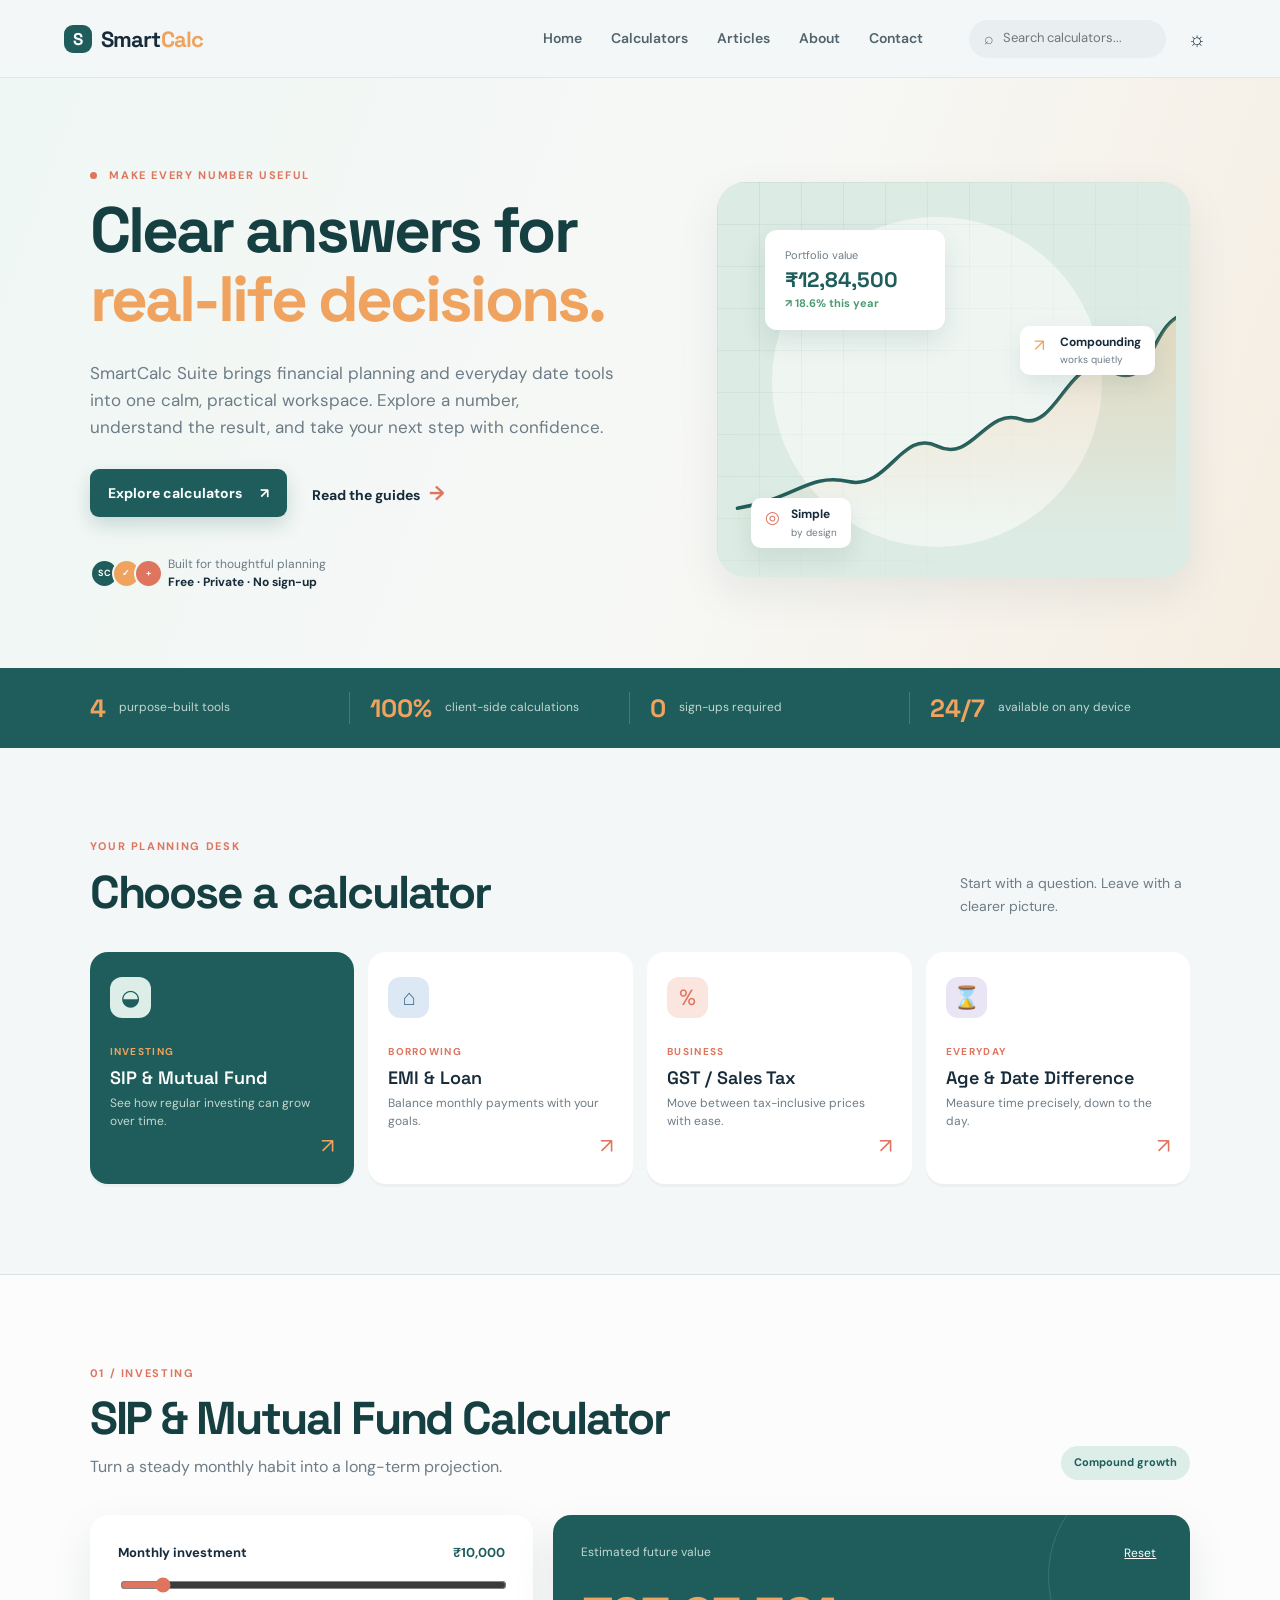
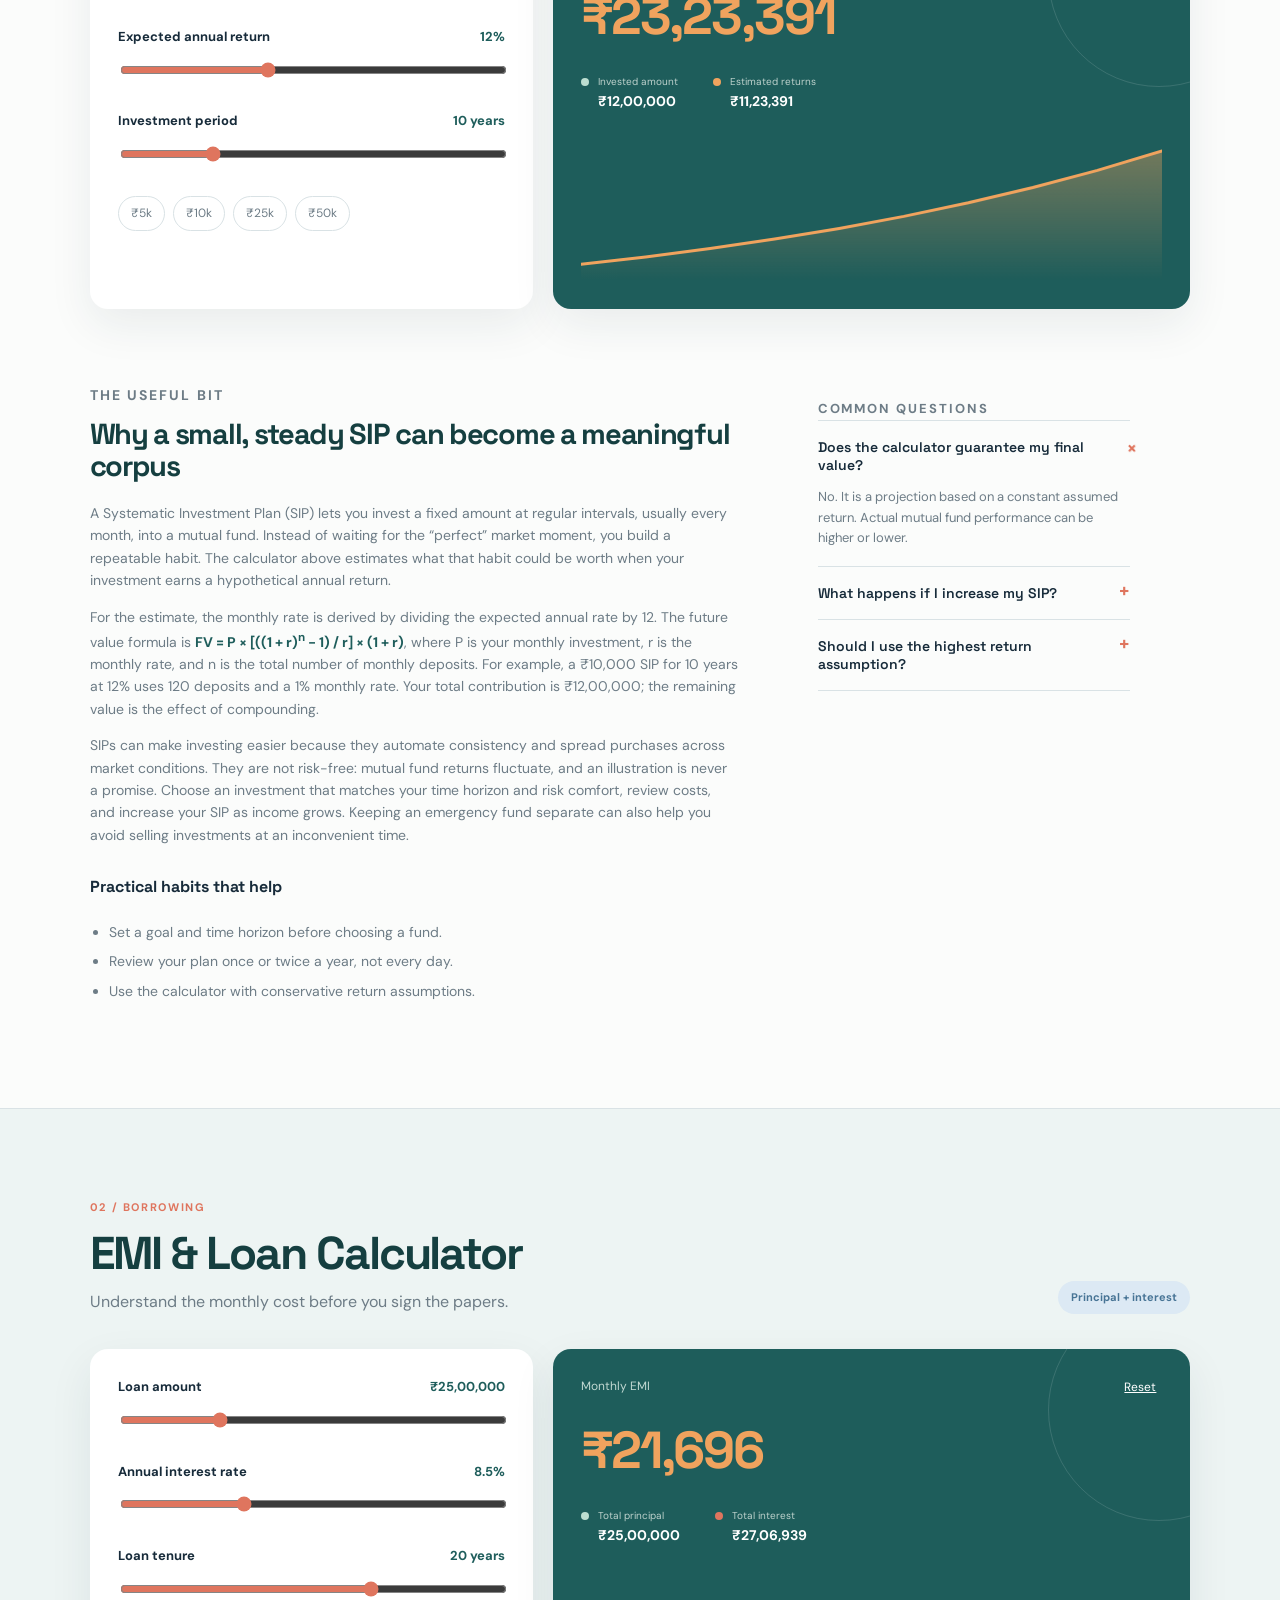
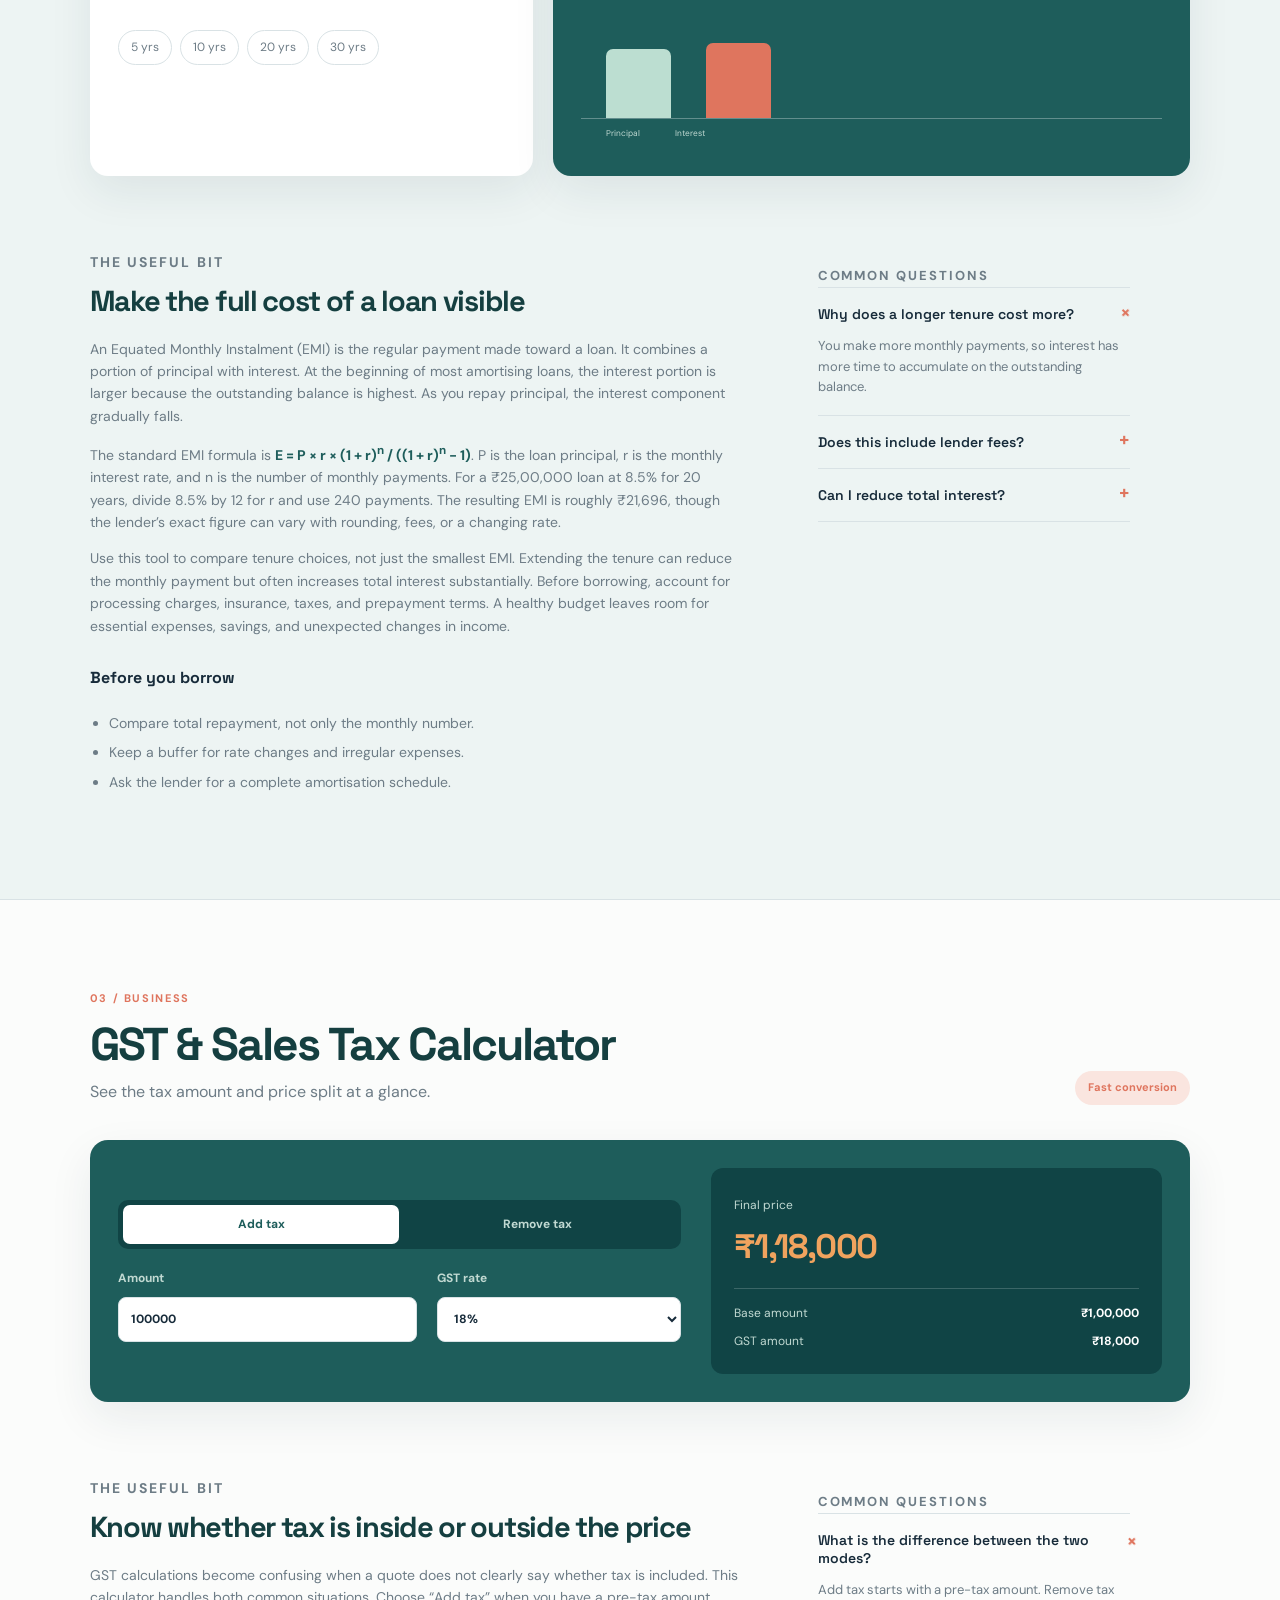
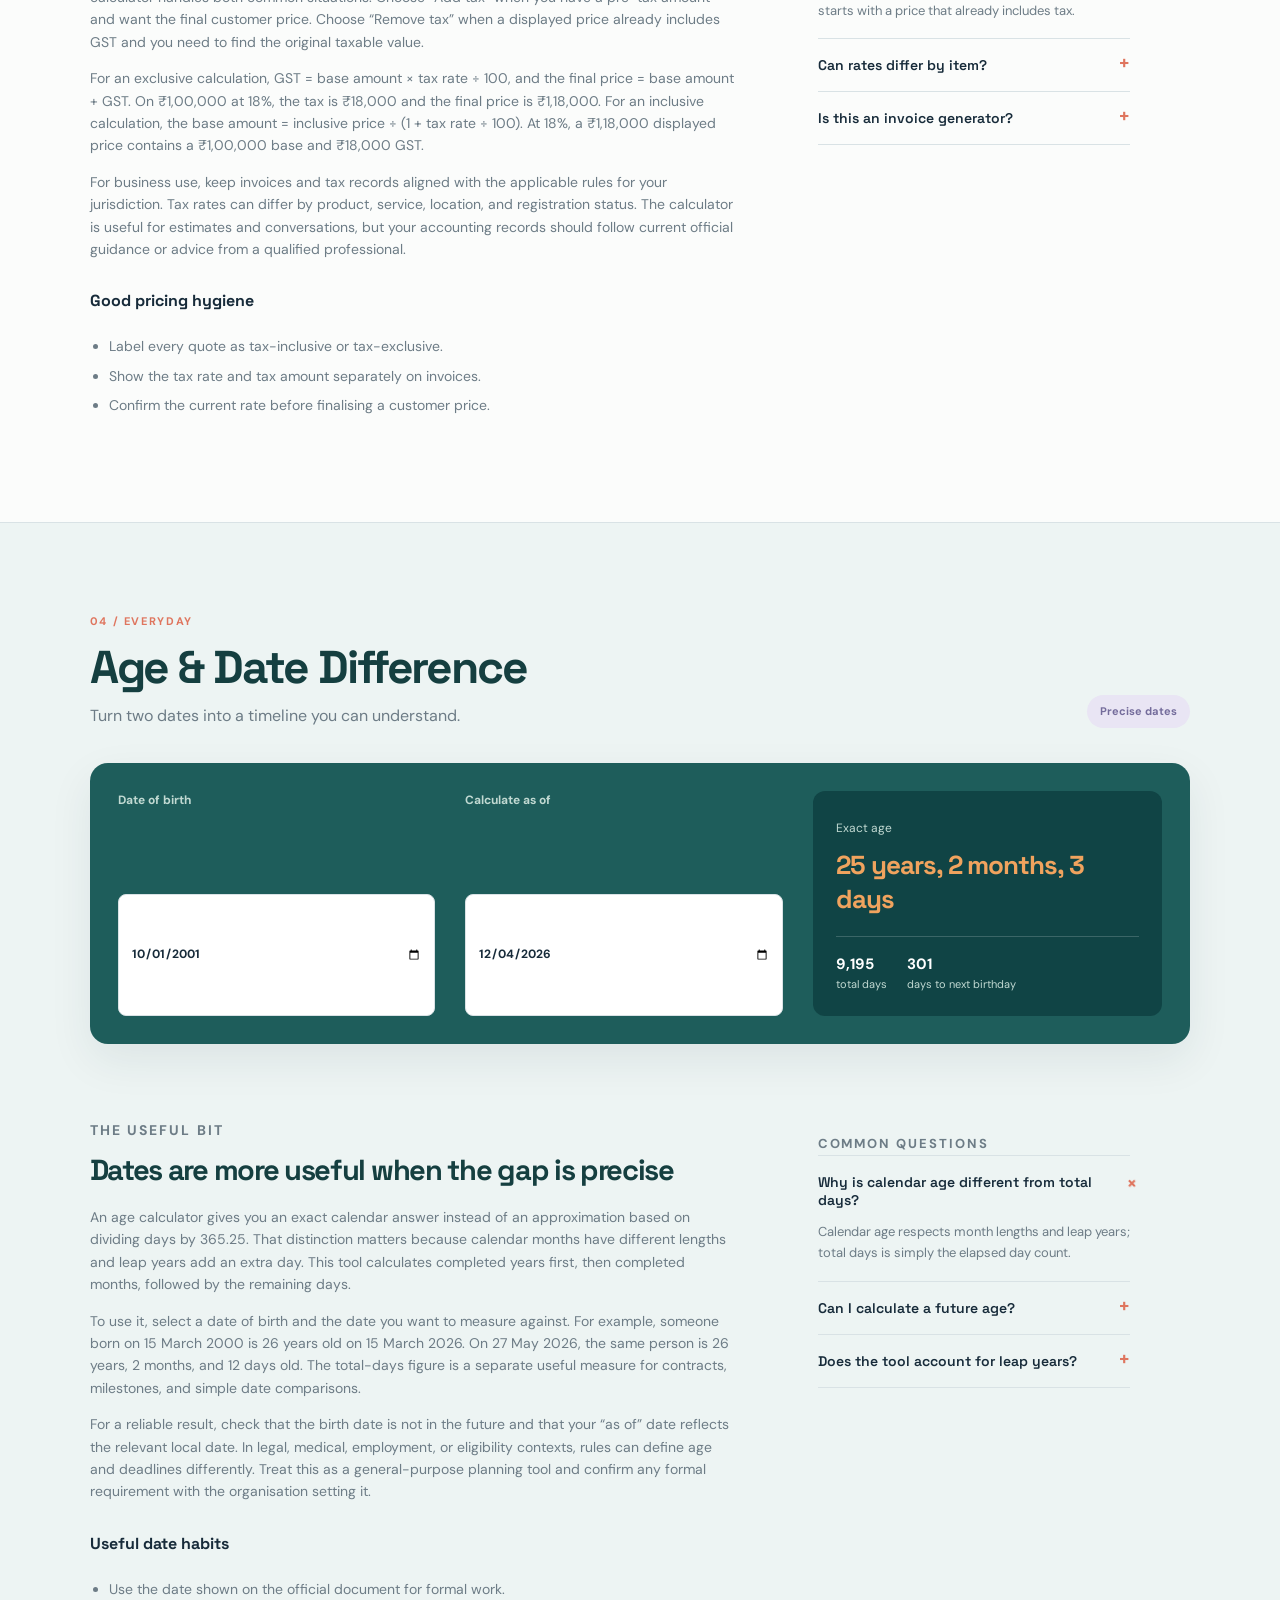
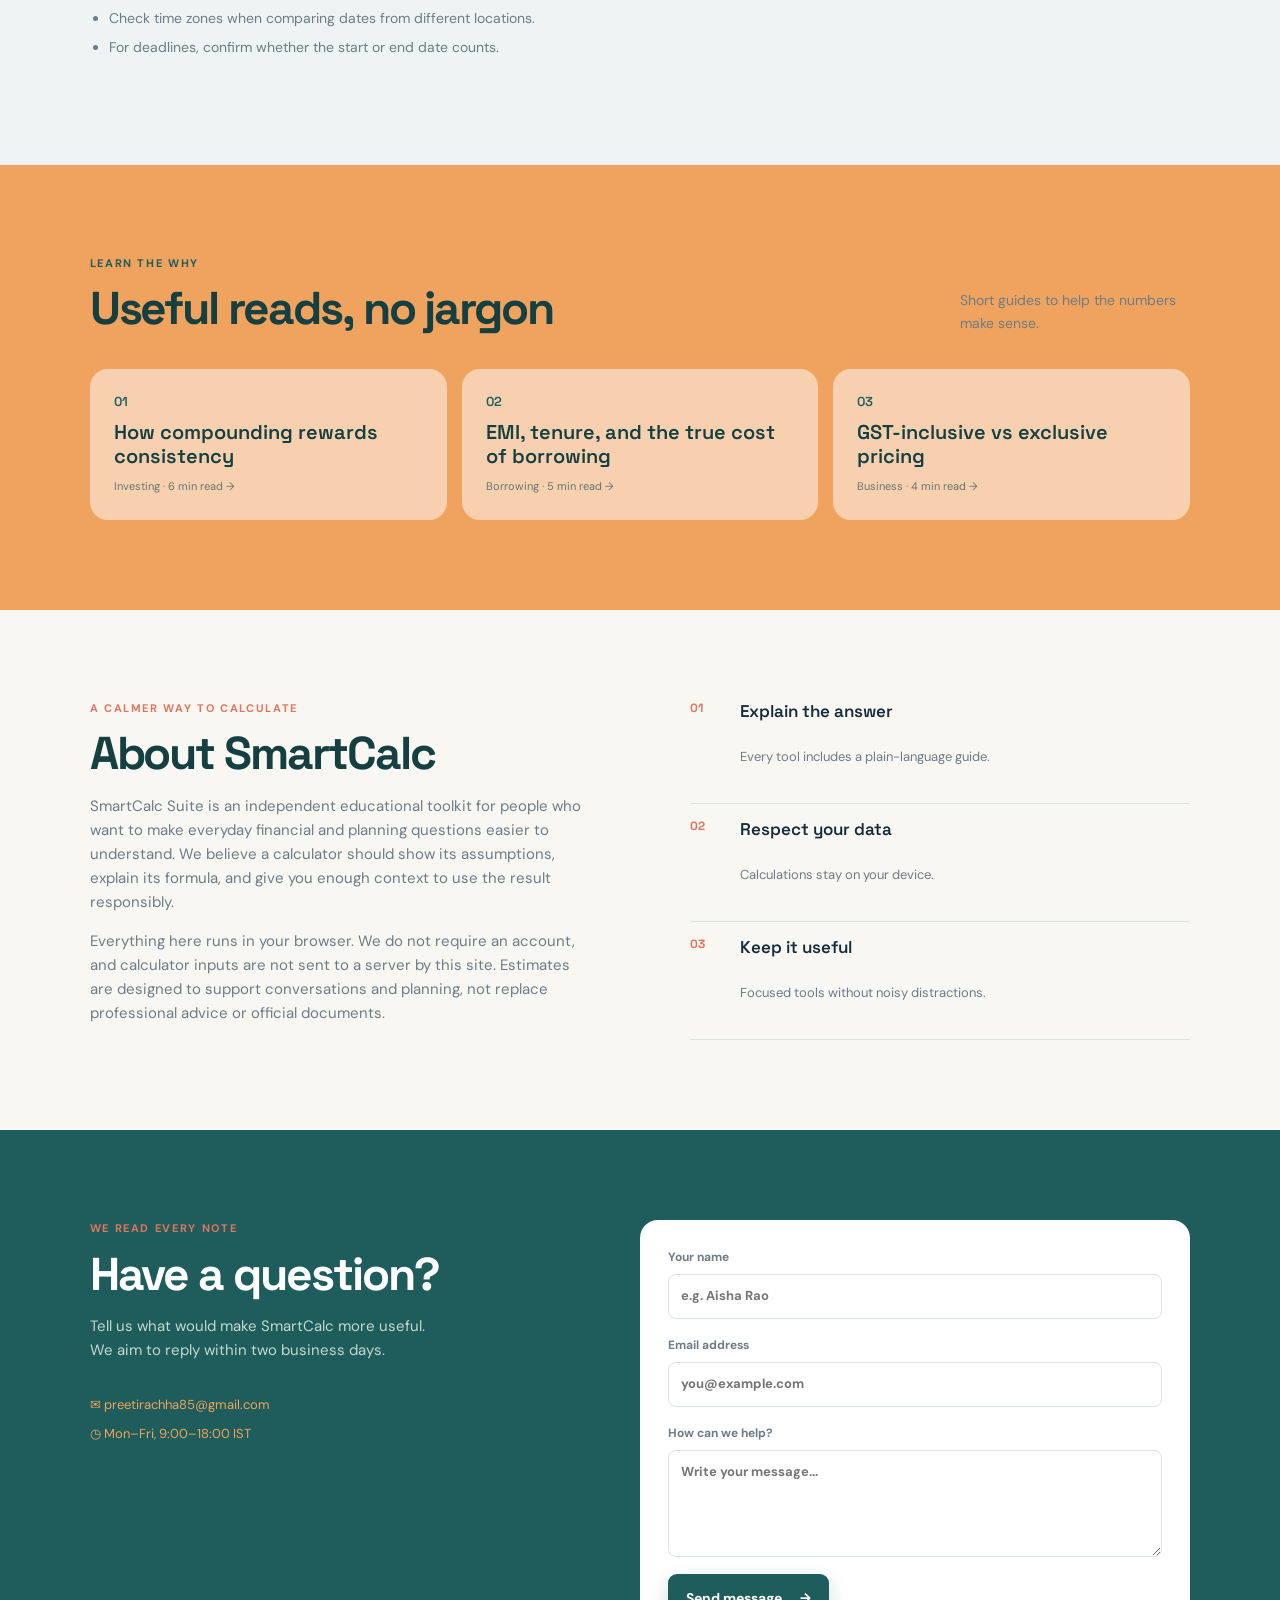
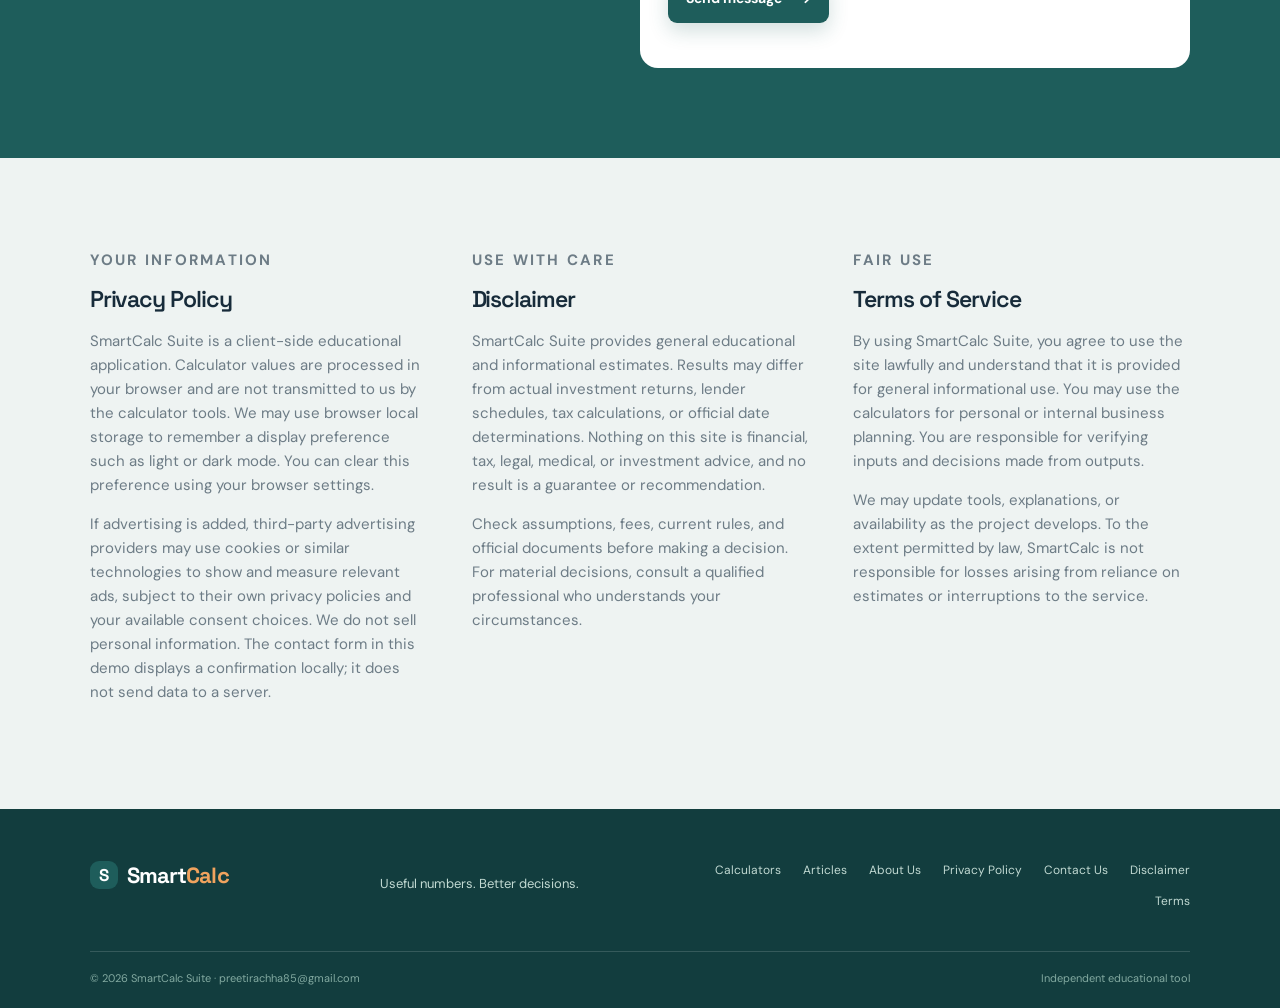
<file: index.html>
<!doctype html>
<html lang="en">
<head>
  <meta name="google-site-verification" content="oMMg0yHB6iW3KC-v2G790p1f3t8nCzZB1fhh2F-SzB4" />
  <meta charset="UTF-8">
  <meta name="viewport" content="width=device-width, initial-scale=1.0">
  <meta name="description" content="SmartCalc Suite is a free financial and utility calculator hub for SIP, EMI, GST, age and date calculations, with practical explainers.">
  <meta name="theme-color" content="#f4f7fb">
  <title>SmartCalc Suite | Financial & Utility Calculators</title>
  <link rel="preconnect" href="https://fonts.googleapis.com">
  <link rel="preconnect" href="https://fonts.gstatic.com" crossorigin>
  <link href="https://fonts.googleapis.com/css2?family=DM+Sans:wght@400;500;600;700&family=Space+Grotesk:wght@500;600;700&display=swap" rel="stylesheet">
  <link rel="stylesheet" href="styles.css">
  
</head>
<body>
  <div class="page-shell">
    <header class="site-header">
      <a class="brand" href="#home" aria-label="SmartCalc home"><span class="brand-mark">S</span><span>Smart<span class="brand-accent">Calc</span></span></a>
      <div class="header-actions">
        <label class="search-box" aria-label="Search calculators and articles"><span>⌕</span><input id="site-search" type="search" placeholder="Search calculators..." autocomplete="off"></label>
        <button class="icon-button" id="theme-toggle" type="button" aria-label="Switch to dark mode" title="Toggle theme"><span id="theme-icon">☼</span></button>
        <button class="menu-button" id="menu-toggle" type="button" aria-label="Open navigation" aria-expanded="false">☰</button>
      </div>
      <nav class="main-nav" id="main-nav" aria-label="Main navigation">
        <a href="#home">Home</a><a href="#calculators">Calculators</a><a href="#articles">Articles</a><a href="about.html">About</a><a href="contact.html">Contact</a>
      </nav>
    </header>

    <main>
      <section class="hero section-pad" id="home">
        <div class="hero-copy">
          <p class="eyebrow"><span class="eyebrow-dot"></span> Make every number useful</p>
          <h1>Clear answers for<br><em>real-life decisions.</em></h1>
          <p class="hero-lede">SmartCalc Suite brings financial planning and everyday date tools into one calm, practical workspace. Explore a number, understand the result, and take your next step with confidence.</p>
          <div class="hero-actions"><a class="button button-primary" href="#calculators">Explore calculators <span>↗</span></a><a class="text-link" href="#articles">Read the guides <span>→</span></a></div>
          <div class="trust-row"><div class="avatar-stack"><span>SC</span><span>✓</span><span>+</span></div><span>Built for thoughtful planning<br><strong>Free · Private · No sign-up</strong></span></div>
        </div>
        <div class="hero-art" aria-label="Illustration of financial growth" role="img">
          <div class="art-glow"></div><div class="art-grid"></div>
          <div class="growth-card"><span class="mini-label">Portfolio value</span><strong>₹12,84,500</strong><span class="positive">↗ 18.6% this year</span></div>
          <svg class="growth-line" viewBox="0 0 500 250" role="presentation"><path d="M5 220 C70 210 85 180 130 190 S190 130 230 150 S285 105 325 120 S380 40 425 65 S470 22 500 5" fill="none" stroke="currentColor" stroke-width="4" stroke-linecap="round"/><path d="M5 220 C70 210 85 180 130 190 S190 130 230 150 S285 105 325 120 S380 40 425 65 S470 22 500 5 V250 H5Z" fill="url(#area)" opacity=".26"/><defs><linearGradient id="area" x1="0" x2="0" y1="0" y2="1"><stop stop-color="#f0a35e"/><stop offset="1" stop-color="#f0a35e" stop-opacity="0"/></linearGradient></defs></svg>
          <div class="art-note note-one">↗<strong>Compounding</strong><small>works quietly</small></div><div class="art-note note-two">◎<strong>Simple</strong><small>by design</small></div>
        </div>
      </section>

      <section class="stats-strip"><div><strong>4</strong><span>purpose-built tools</span></div><div><strong>100%</strong><span>client-side calculations</span></div><div><strong>0</strong><span>sign-ups required</span></div><div><strong>24/7</strong><span>available on any device</span></div></section>

      <section class="workspace section-pad" id="calculators">
        <div class="section-heading"><div><p class="eyebrow">Your planning desk</p><h2>Choose a calculator</h2></div><p class="section-intro">Start with a question. Leave with a clearer picture.</p></div>
        <div class="calculator-grid">
          <a class="calc-tile featured" href="#sip"><span class="tile-icon">◒</span><span class="tile-body"><span class="tile-kicker">Investing</span><strong>SIP & Mutual Fund</strong><small>See how regular investing can grow over time.</small></span><span class="tile-arrow">↗</span></a>
          <a class="calc-tile" href="#emi"><span class="tile-icon blue">⌂</span><span class="tile-body"><span class="tile-kicker">Borrowing</span><strong>EMI & Loan</strong><small>Balance monthly payments with your goals.</small></span><span class="tile-arrow">↗</span></a>
          <a class="calc-tile" href="#gst"><span class="tile-icon coral">%</span><span class="tile-body"><span class="tile-kicker">Business</span><strong>GST / Sales Tax</strong><small>Move between tax-inclusive prices with ease.</small></span><span class="tile-arrow">↗</span></a>
          <a class="calc-tile" href="#age"><span class="tile-icon purple">⌛</span><span class="tile-body"><span class="tile-kicker">Everyday</span><strong>Age & Date Difference</strong><small>Measure time precisely, down to the day.</small></span><span class="tile-arrow">↗</span></a>
        </div>
      </section>

      <section class="calculator-section section-pad" id="sip"><div class="calc-header"><div><p class="eyebrow">01 / Investing</p><h2>SIP & Mutual Fund Calculator</h2><p>Turn a steady monthly habit into a long-term projection.</p></div><span class="calc-badge">Compound growth</span></div><div class="tool-layout"><div class="input-panel"><div class="field-row"><label for="sip-monthly">Monthly investment <output id="sip-monthly-value">₹10,000</output></label><input id="sip-monthly" type="range" min="500" max="100000" step="500" value="10000"></div><div class="field-row"><label for="sip-rate">Expected annual return <output id="sip-rate-value">12%</output></label><input id="sip-rate" type="range" min="1" max="30" step="0.5" value="12"></div><div class="field-row"><label for="sip-years">Investment period <output id="sip-years-value">10 years</output></label><input id="sip-years" type="range" min="1" max="40" value="10"></div><div class="quick-chips"><button data-target="sip-monthly" data-value="5000">₹5k</button><button data-target="sip-monthly" data-value="10000">₹10k</button><button data-target="sip-monthly" data-value="25000">₹25k</button><button data-target="sip-monthly" data-value="50000">₹50k</button></div></div><div class="result-panel"><div class="result-top"><span>Estimated future value</span><button class="reset-button" data-reset="sip">Reset</button></div><strong class="big-result" id="sip-result">₹23,23,391</strong><div class="result-breakdown"><div><span class="dot invested"></span><small>Invested amount</small><strong id="sip-invested">₹12,00,000</strong></div><div><span class="dot returns"></span><small>Estimated returns</small><strong id="sip-returns">₹11,23,391</strong></div></div><div class="chart-wrap"><canvas id="sip-chart" height="145" aria-label="SIP growth chart"></canvas></div></div></div><article class="info-article"><div class="article-copy"><p class="eyebrow">The useful bit</p><h3>Why a small, steady SIP can become a meaningful corpus</h3><p>A Systematic Investment Plan (SIP) lets you invest a fixed amount at regular intervals, usually every month, into a mutual fund. Instead of waiting for the “perfect” market moment, you build a repeatable habit. The calculator above estimates what that habit could be worth when your investment earns a hypothetical annual return.</p><p>For the estimate, the monthly rate is derived by dividing the expected annual rate by 12. The future value formula is <strong>FV = P × [((1 + r)<sup>n</sup> − 1) / r] × (1 + r)</strong>, where P is your monthly investment, r is the monthly rate, and n is the total number of monthly deposits. For example, a ₹10,000 SIP for 10 years at 12% uses 120 deposits and a 1% monthly rate. Your total contribution is ₹12,00,000; the remaining value is the effect of compounding.</p><p>SIPs can make investing easier because they automate consistency and spread purchases across market conditions. They are not risk-free: mutual fund returns fluctuate, and an illustration is never a promise. Choose an investment that matches your time horizon and risk comfort, review costs, and increase your SIP as income grows. Keeping an emergency fund separate can also help you avoid selling investments at an inconvenient time.</p><h4>Practical habits that help</h4><ul><li>Set a goal and time horizon before choosing a fund.</li><li>Review your plan once or twice a year, not every day.</li><li>Use the calculator with conservative return assumptions.</li></ul></div><div class="faq"><p class="eyebrow">Common questions</p><details open><summary>Does the calculator guarantee my final value?<span>+</span></summary><p>No. It is a projection based on a constant assumed return. Actual mutual fund performance can be higher or lower.</p></details><details><summary>What happens if I increase my SIP?<span>+</span></summary><p>A higher monthly contribution increases both the amount invested and the potential compounding base.</p></details><details><summary>Should I use the highest return assumption?<span>+</span></summary><p>Use a reasonable, conservative range and compare scenarios rather than relying on one optimistic number.</p></details></div></article></section>

      <section class="calculator-section section-pad alt" id="emi"><div class="calc-header"><div><p class="eyebrow">02 / Borrowing</p><h2>EMI & Loan Calculator</h2><p>Understand the monthly cost before you sign the papers.</p></div><span class="calc-badge blue-badge">Principal + interest</span></div><div class="tool-layout"><div class="input-panel"><div class="field-row"><label for="emi-principal">Loan amount <output id="emi-principal-value">₹25,00,000</output></label><input id="emi-principal" type="range" min="10000" max="10000000" step="10000" value="2500000"></div><div class="field-row"><label for="emi-rate">Annual interest rate <output id="emi-rate-value">8.5%</output></label><input id="emi-rate" type="range" min="1" max="25" step="0.1" value="8.5"></div><div class="field-row"><label for="emi-years">Loan tenure <output id="emi-years-value">20 years</output></label><input id="emi-years" type="range" min="1" max="30" value="20"></div><div class="quick-chips"><button data-target="emi-years" data-value="5">5 yrs</button><button data-target="emi-years" data-value="10">10 yrs</button><button data-target="emi-years" data-value="20">20 yrs</button><button data-target="emi-years" data-value="30">30 yrs</button></div></div><div class="result-panel"><div class="result-top"><span>Monthly EMI</span><button class="reset-button" data-reset="emi">Reset</button></div><strong class="big-result" id="emi-result">₹21,696</strong><div class="result-breakdown"><div><span class="dot invested"></span><small>Total principal</small><strong id="emi-principal-total">₹25,00,000</strong></div><div><span class="dot coral-dot"></span><small>Total interest</small><strong id="emi-interest">₹27,07,040</strong></div></div><div class="bar-chart" id="emi-bar-chart"><span></span><span></span></div><div class="bar-labels"><small>Principal</small><small>Interest</small></div></div></div><article class="info-article"><div class="article-copy"><p class="eyebrow">The useful bit</p><h3>Make the full cost of a loan visible</h3><p>An Equated Monthly Instalment (EMI) is the regular payment made toward a loan. It combines a portion of principal with interest. At the beginning of most amortising loans, the interest portion is larger because the outstanding balance is highest. As you repay principal, the interest component gradually falls.</p><p>The standard EMI formula is <strong>E = P × r × (1 + r)<sup>n</sup> / ((1 + r)<sup>n</sup> − 1)</strong>. P is the loan principal, r is the monthly interest rate, and n is the number of monthly payments. For a ₹25,00,000 loan at 8.5% for 20 years, divide 8.5% by 12 for r and use 240 payments. The resulting EMI is roughly ₹21,696, though the lender’s exact figure can vary with rounding, fees, or a changing rate.</p><p>Use this tool to compare tenure choices, not just the smallest EMI. Extending the tenure can reduce the monthly payment but often increases total interest substantially. Before borrowing, account for processing charges, insurance, taxes, and prepayment terms. A healthy budget leaves room for essential expenses, savings, and unexpected changes in income.</p><h4>Before you borrow</h4><ul><li>Compare total repayment, not only the monthly number.</li><li>Keep a buffer for rate changes and irregular expenses.</li><li>Ask the lender for a complete amortisation schedule.</li></ul></div><div class="faq"><p class="eyebrow">Common questions</p><details open><summary>Why does a longer tenure cost more?<span>+</span></summary><p>You make more monthly payments, so interest has more time to accumulate on the outstanding balance.</p></details><details><summary>Does this include lender fees?<span>+</span></summary><p>No. Add processing fees, insurance, taxes, and any other charges to understand your full borrowing cost.</p></details><details><summary>Can I reduce total interest?<span>+</span></summary><p>A larger down payment, shorter tenure, lower rate, or well-timed prepayments can reduce interest, subject to lender terms.</p></details></div></article></section>

      <section class="calculator-section section-pad" id="gst"><div class="calc-header"><div><p class="eyebrow">03 / Business</p><h2>GST & Sales Tax Calculator</h2><p>See the tax amount and price split at a glance.</p></div><span class="calc-badge coral-badge">Fast conversion</span></div><div class="gst-tool"><div class="gst-controls"><div class="segmented"><button class="active" data-gst-mode="exclusive">Add tax</button><button data-gst-mode="inclusive">Remove tax</button></div><label class="simple-field">Amount<input id="gst-amount" type="number" min="0" value="100000"></label><label class="simple-field">GST rate<select id="gst-rate"><option value="5">5%</option><option value="12">12%</option><option value="18" selected>18%</option><option value="28">28%</option></select></label></div><div class="gst-result"><span id="gst-mode-label">Final price</span><strong id="gst-total">₹1,18,000</strong><div class="gst-lines"><span>Base amount <b id="gst-base">₹1,00,000</b></span><span>GST amount <b id="gst-tax">₹18,000</b></span></div></div></div><article class="info-article"><div class="article-copy"><p class="eyebrow">The useful bit</p><h3>Know whether tax is inside or outside the price</h3><p>GST calculations become confusing when a quote does not clearly say whether tax is included. This calculator handles both common situations. Choose “Add tax” when you have a pre-tax amount and want the final customer price. Choose “Remove tax” when a displayed price already includes GST and you need to find the original taxable value.</p><p>For an exclusive calculation, GST = base amount × tax rate ÷ 100, and the final price = base amount + GST. On ₹1,00,000 at 18%, the tax is ₹18,000 and the final price is ₹1,18,000. For an inclusive calculation, the base amount = inclusive price ÷ (1 + tax rate ÷ 100). At 18%, a ₹1,18,000 displayed price contains a ₹1,00,000 base and ₹18,000 GST.</p><p>For business use, keep invoices and tax records aligned with the applicable rules for your jurisdiction. Tax rates can differ by product, service, location, and registration status. The calculator is useful for estimates and conversations, but your accounting records should follow current official guidance or advice from a qualified professional.</p><h4>Good pricing hygiene</h4><ul><li>Label every quote as tax-inclusive or tax-exclusive.</li><li>Show the tax rate and tax amount separately on invoices.</li><li>Confirm the current rate before finalising a customer price.</li></ul></div><div class="faq"><p class="eyebrow">Common questions</p><details open><summary>What is the difference between the two modes?<span>+</span></summary><p>Add tax starts with a pre-tax amount. Remove tax starts with a price that already includes tax.</p></details><details><summary>Can rates differ by item?<span>+</span></summary><p>Yes. Different goods and services may have different applicable rates or exemptions.</p></details><details><summary>Is this an invoice generator?<span>+</span></summary><p>No. It provides a quick estimate and does not create a tax-compliant invoice.</p></details></div></article></section>

      <section class="calculator-section section-pad alt" id="age"><div class="calc-header"><div><p class="eyebrow">04 / Everyday</p><h2>Age & Date Difference</h2><p>Turn two dates into a timeline you can understand.</p></div><span class="calc-badge purple-badge">Precise dates</span></div><div class="date-tool"><label class="simple-field">Date of birth<input id="birth-date" type="date"></label><label class="simple-field">Calculate as of<input id="as-of-date" type="date"></label><div class="date-result"><span>Exact age</span><strong id="age-result">24 years, 2 months, 12 days</strong><div class="date-stats"><span><b id="age-total-days">8,838</b> total days</span><span><b id="age-next-birthday">125</b> days to next birthday</span></div></div></div><article class="info-article"><div class="article-copy"><p class="eyebrow">The useful bit</p><h3>Dates are more useful when the gap is precise</h3><p>An age calculator gives you an exact calendar answer instead of an approximation based on dividing days by 365.25. That distinction matters because calendar months have different lengths and leap years add an extra day. This tool calculates completed years first, then completed months, followed by the remaining days.</p><p>To use it, select a date of birth and the date you want to measure against. For example, someone born on 15 March 2000 is 26 years old on 15 March 2026. On 27 May 2026, the same person is 26 years, 2 months, and 12 days old. The total-days figure is a separate useful measure for contracts, milestones, and simple date comparisons.</p><p>For a reliable result, check that the birth date is not in the future and that your “as of” date reflects the relevant local date. In legal, medical, employment, or eligibility contexts, rules can define age and deadlines differently. Treat this as a general-purpose planning tool and confirm any formal requirement with the organisation setting it.</p><h4>Useful date habits</h4><ul><li>Use the date shown on the official document for formal work.</li><li>Check time zones when comparing dates from different locations.</li><li>For deadlines, confirm whether the start or end date counts.</li></ul></div><div class="faq"><p class="eyebrow">Common questions</p><details open><summary>Why is calendar age different from total days?<span>+</span></summary><p>Calendar age respects month lengths and leap years; total days is simply the elapsed day count.</p></details><details><summary>Can I calculate a future age?<span>+</span></summary><p>Yes. Set the “as of” date in the future to see the age on that date.</p></details><details><summary>Does the tool account for leap years?<span>+</span></summary><p>Yes. It uses the browser’s calendar date behavior when calculating years, months, days, and total days.</p></details></div></article></section>

      <section class="article-index section-pad" id="articles"><div class="section-heading"><div><p class="eyebrow">Learn the why</p><h2>Useful reads, no jargon</h2></div><p class="section-intro">Short guides to help the numbers make sense.</p></div><div class="read-grid"><a href="#sip"><span class="read-number">01</span><strong>How compounding rewards consistency</strong><small>Investing · 6 min read →</small></a><a href="#emi"><span class="read-number">02</span><strong>EMI, tenure, and the true cost of borrowing</strong><small>Borrowing · 5 min read →</small></a><a href="#gst"><span class="read-number">03</span><strong>GST-inclusive vs exclusive pricing</strong><small>Business · 4 min read →</small></a></div></section>

      <section class="legal-section section-pad" id="about"><div class="legal-grid"><div><p class="eyebrow">A calmer way to calculate</p><h2>About SmartCalc</h2><p>SmartCalc Suite is an independent educational toolkit for people who want to make everyday financial and planning questions easier to understand. We believe a calculator should show its assumptions, explain its formula, and give you enough context to use the result responsibly.</p><p>Everything here runs in your browser. We do not require an account, and calculator inputs are not sent to a server by this site. Estimates are designed to support conversations and planning, not replace professional advice or official documents.</p></div><div class="principles"><div><span>01</span><strong>Explain the answer</strong><p>Every tool includes a plain-language guide.</p></div><div><span>02</span><strong>Respect your data</strong><p>Calculations stay on your device.</p></div><div><span>03</span><strong>Keep it useful</strong><p>Focused tools without noisy distractions.</p></div></div></div></section>

      <section class="contact-section section-pad" id="contact"><div class="contact-wrap"><div><p class="eyebrow">We read every note</p><h2>Have a question?</h2><p>Tell us what would make SmartCalc more useful. We aim to reply within two business days.</p><div class="contact-details"><span>✉ preetirachha85@gmail.com</span><span>◷ Mon–Fri, 9:00–18:00 IST</span></div></div><form id="contact-form" class="contact-form"><label>Your name<input name="name" required placeholder="e.g. Aisha Rao"></label><label>Email address<input name="email" type="email" required placeholder="you@example.com"></label><label>How can we help?<textarea name="message" required rows="4" placeholder="Write your message..."></textarea></label><button class="button button-primary" type="submit">Send message <span>→</span></button><p class="form-status" id="form-status" role="status"></p></form></div></section>

      <section class="legal-pages section-pad"><div class="legal-page-grid"><article id="privacy"><p class="eyebrow">Your information</p><h2>Privacy Policy</h2><p>SmartCalc Suite is a client-side educational application. Calculator values are processed in your browser and are not transmitted to us by the calculator tools. We may use browser local storage to remember a display preference such as light or dark mode. You can clear this preference using your browser settings.</p><p>If advertising is added, third-party advertising providers may use cookies or similar technologies to show and measure relevant ads, subject to their own privacy policies and your available consent choices. We do not sell personal information. The contact form in this demo displays a confirmation locally; it does not send data to a server.</p></article><article id="disclaimer"><p class="eyebrow">Use with care</p><h2>Disclaimer</h2><p>SmartCalc Suite provides general educational and informational estimates. Results may differ from actual investment returns, lender schedules, tax calculations, or official date determinations. Nothing on this site is financial, tax, legal, medical, or investment advice, and no result is a guarantee or recommendation.</p><p>Check assumptions, fees, current rules, and official documents before making a decision. For material decisions, consult a qualified professional who understands your circumstances.</p></article><article id="terms"><p class="eyebrow">Fair use</p><h2>Terms of Service</h2><p>By using SmartCalc Suite, you agree to use the site lawfully and understand that it is provided for general informational use. You may use the calculators for personal or internal business planning. You are responsible for verifying inputs and decisions made from outputs.</p><p>We may update tools, explanations, or availability as the project develops. To the extent permitted by law, SmartCalc is not responsible for losses arising from reliance on estimates or interruptions to the service.</p></article></div></section>
    </main>
    <footer class="site-footer"><div class="footer-top"><a class="brand" href="#home"><span class="brand-mark">S</span><span>Smart<span class="brand-accent">Calc</span></span></a><p>Useful numbers. Better decisions.</p><div class="footer-nav"><a href="#calculators">Calculators</a><a href="#articles">Articles</a><a href="about.html">About Us</a><a href="privacy-policy.html">Privacy Policy</a><a href="contact.html">Contact Us</a><a href="#disclaimer">Disclaimer</a><a href="#terms">Terms</a></div></div><div class="footer-bottom"><span>© 2026 SmartCalc Suite · preetirachha85@gmail.com</span><span>Independent educational tool</span></div></footer>
  </div>
  <script src="app.js"></script>
</body>
</html>
</file>
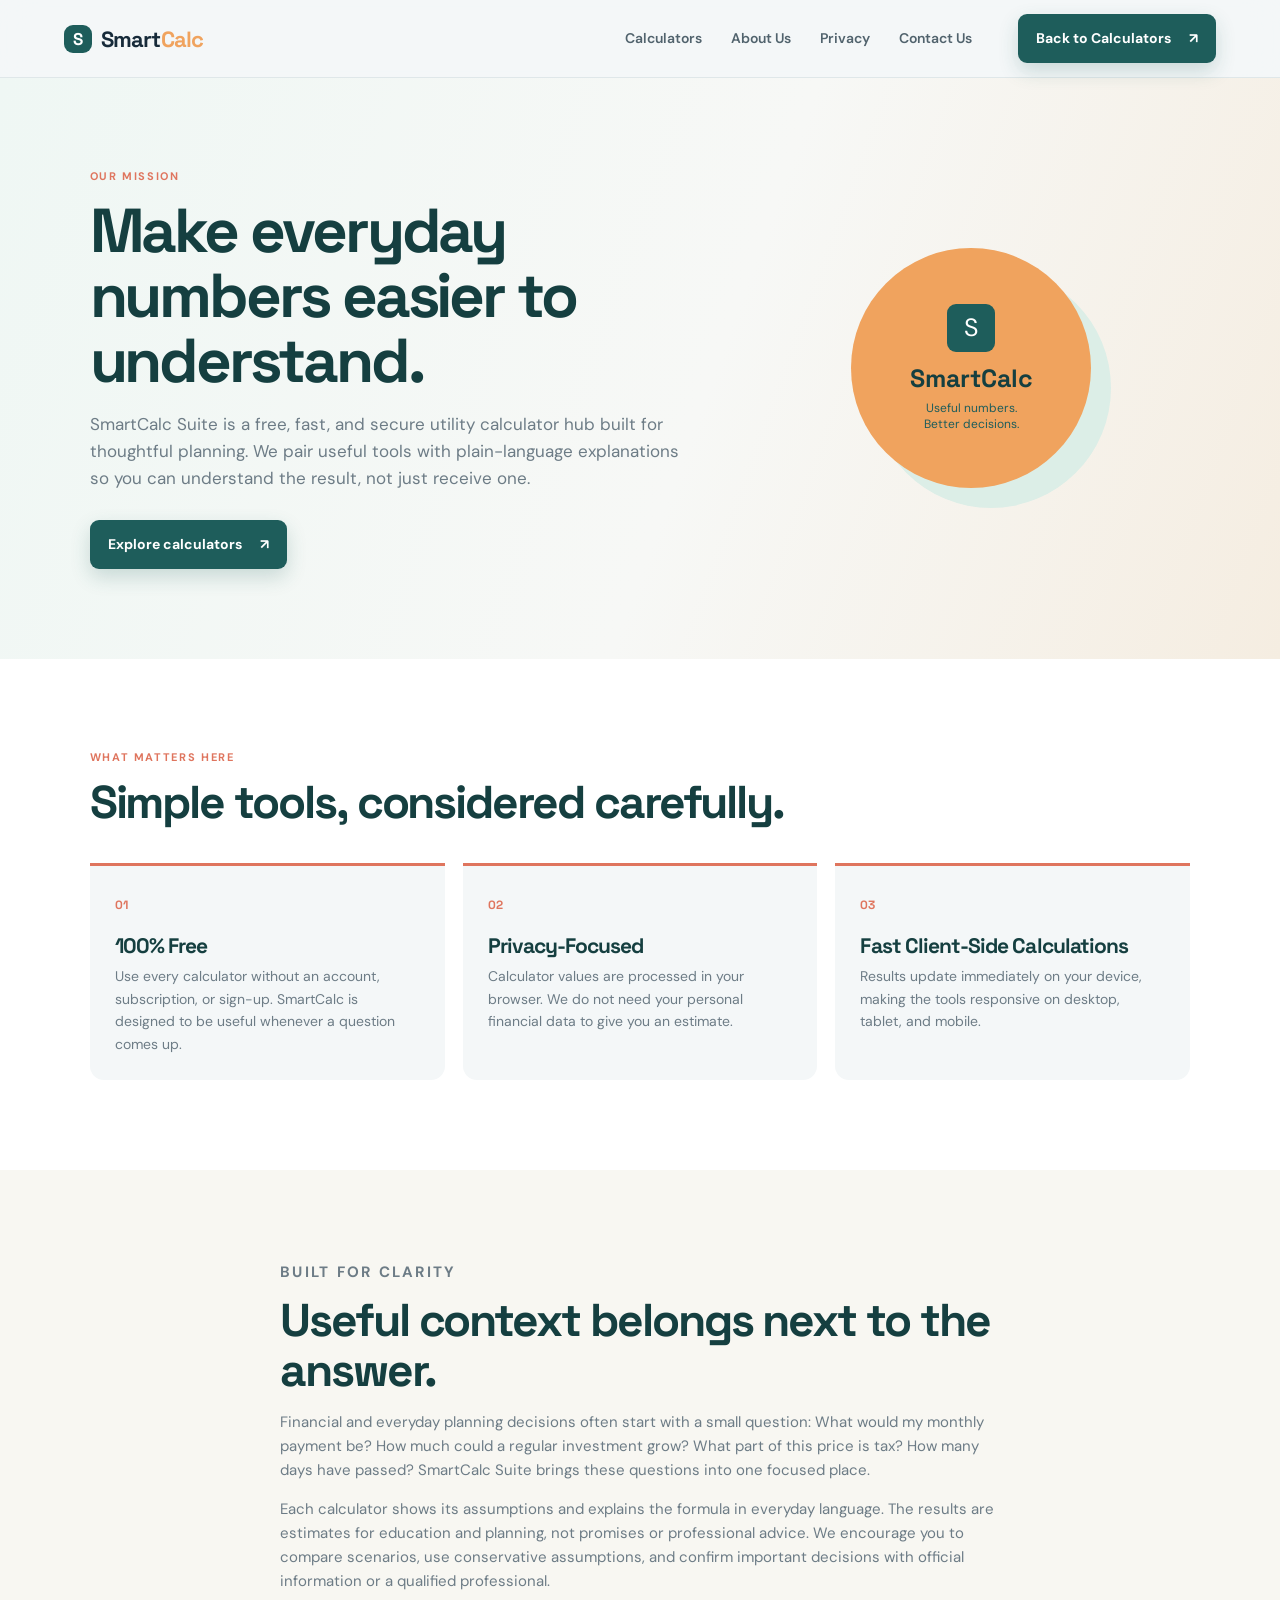
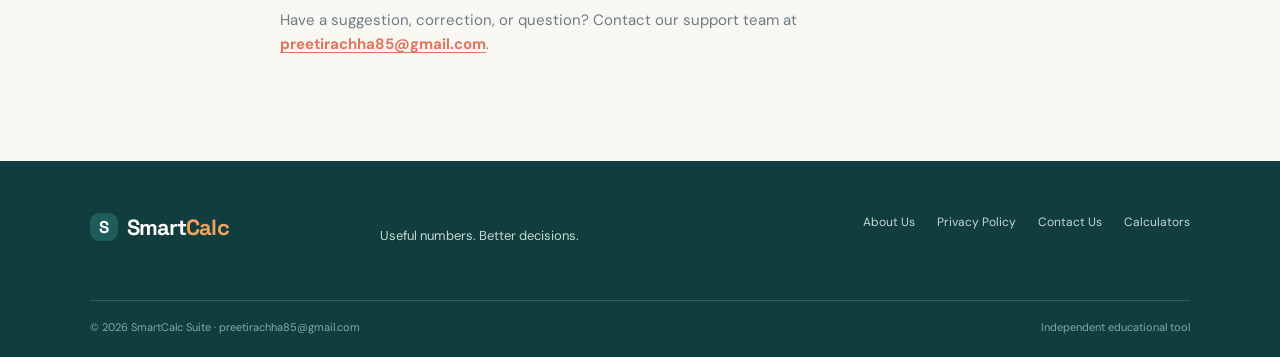
<file: about.html>
<!doctype html>
<html lang="en">
<head>
  <meta charset="UTF-8">
  <meta name="viewport" content="width=device-width, initial-scale=1.0">
  <meta name="description" content="Learn about SmartCalc Suite, a free, fast, and privacy-focused financial and utility calculator hub.">
  <title>About Us | SmartCalc Suite</title>
  <link rel="preconnect" href="https://fonts.googleapis.com">
  <link rel="preconnect" href="https://fonts.gstatic.com" crossorigin>
  <link href="https://fonts.googleapis.com/css2?family=DM+Sans:wght@400;500;600;700&family=Space+Grotesk:wght@500;600;700&display=swap" rel="stylesheet">
  <link rel="stylesheet" href="styles.css">
</head>
<body>
  <div class="page-shell">
    <header class="site-header">
      <a class="brand" href="index.html" aria-label="SmartCalc home"><span class="brand-mark">S</span><span>Smart<span class="brand-accent">Calc</span></span></a>
      <nav class="main-nav" aria-label="Main navigation"><a href="index.html">Calculators</a><a href="about.html">About Us</a><a href="privacy-policy.html">Privacy</a><a href="contact.html">Contact Us</a></nav>
      <a class="button button-primary" href="index.html">Back to Calculators <span>↗</span></a>
    </header>
    <main>
      <section class="standalone-hero section-pad"><div><p class="eyebrow">Our mission</p><h1>Make everyday numbers easier to understand.</h1><p class="page-lede">SmartCalc Suite is a free, fast, and secure utility calculator hub built for thoughtful planning. We pair useful tools with plain-language explanations so you can understand the result, not just receive one.</p><a class="button button-primary" href="index.html#calculators">Explore calculators <span>↗</span></a></div><div class="about-stamp"><span class="brand-mark">S</span><strong>SmartCalc</strong><small>Useful numbers.<br>Better decisions.</small></div></section>
      <section class="section-pad feature-band"><div class="section-heading"><div><p class="eyebrow">What matters here</p><h2>Simple tools, considered carefully.</h2></div></div><div class="feature-grid"><article><span class="feature-number">01</span><h3>100% Free</h3><p>Use every calculator without an account, subscription, or sign-up. SmartCalc is designed to be useful whenever a question comes up.</p></article><article><span class="feature-number">02</span><h3>Privacy-Focused</h3><p>Calculator values are processed in your browser. We do not need your personal financial data to give you an estimate.</p></article><article><span class="feature-number">03</span><h3>Fast Client-Side Calculations</h3><p>Results update immediately on your device, making the tools responsive on desktop, tablet, and mobile.</p></article></div></section>
      <section class="legal-section section-pad"><div class="about-copy"><p class="eyebrow">Built for clarity</p><h2>Useful context belongs next to the answer.</h2><p>Financial and everyday planning decisions often start with a small question: What would my monthly payment be? How much could a regular investment grow? What part of this price is tax? How many days have passed? SmartCalc Suite brings these questions into one focused place.</p><p>Each calculator shows its assumptions and explains the formula in everyday language. The results are estimates for education and planning, not promises or professional advice. We encourage you to compare scenarios, use conservative assumptions, and confirm important decisions with official information or a qualified professional.</p><p>Have a suggestion, correction, or question? Contact our support team at <a class="inline-link" href="mailto:preetirachha85@gmail.com">preetirachha85@gmail.com</a>.</p></div></section>
    </main>
    <footer class="site-footer"><div class="footer-top"><a class="brand" href="index.html"><span class="brand-mark">S</span><span>Smart<span class="brand-accent">Calc</span></span></a><p>Useful numbers. Better decisions.</p><div class="footer-nav"><a href="about.html">About Us</a><a href="privacy-policy.html">Privacy Policy</a><a href="contact.html">Contact Us</a><a href="index.html#calculators">Calculators</a></div></div><div class="footer-bottom"><span>© 2026 SmartCalc Suite · preetirachha85@gmail.com</span><span>Independent educational tool</span></div></footer>
  </div>
</body>
</html>
</file>
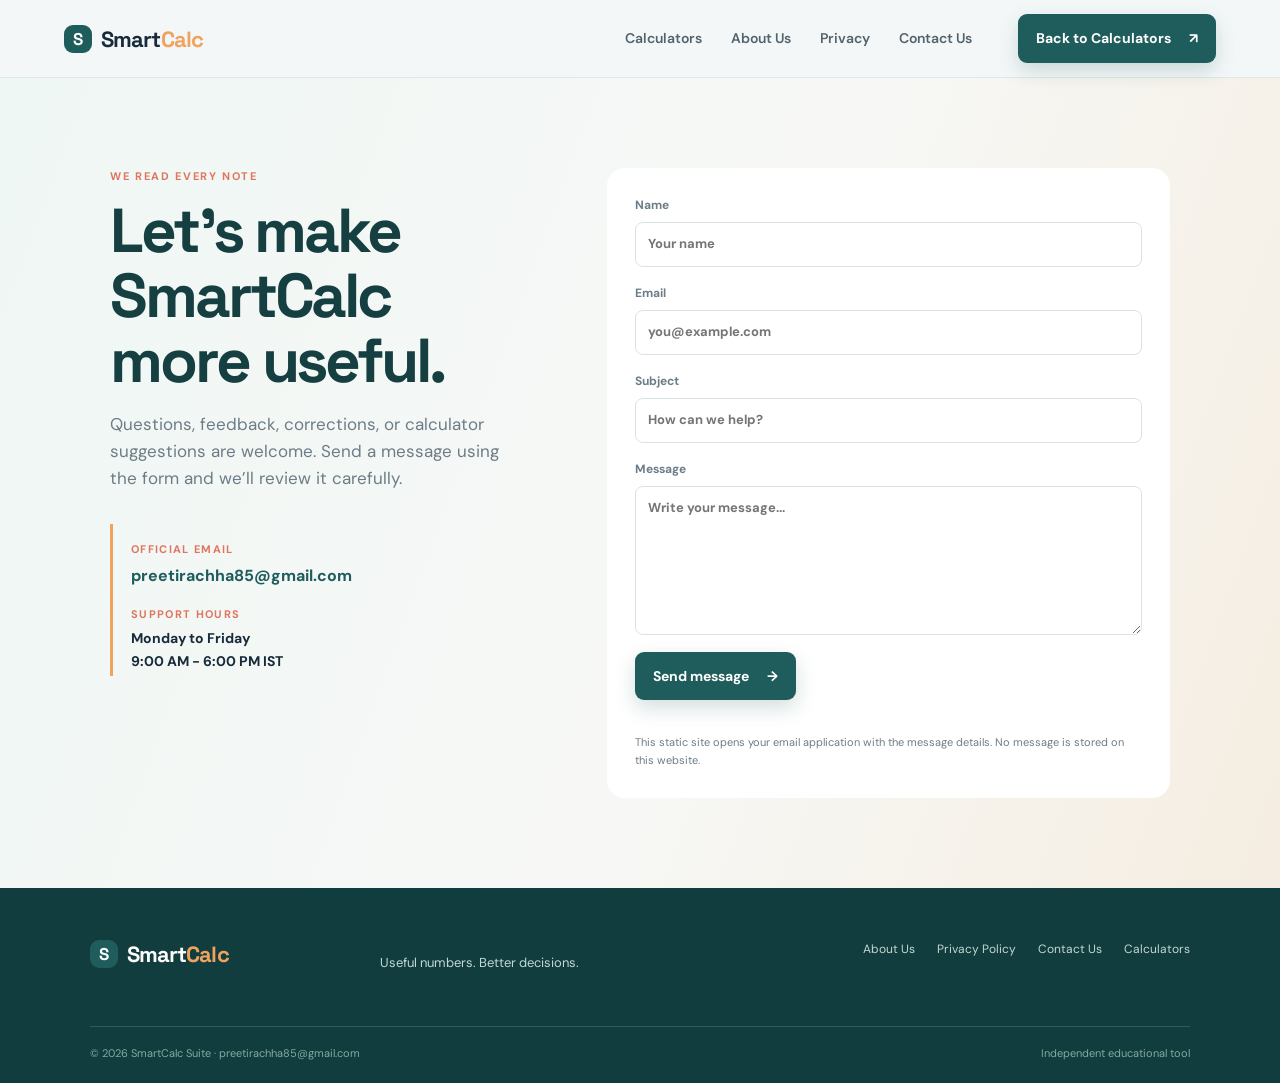
<file: contact.html>
<!doctype html>
<html lang="en">
<head>
  <meta charset="UTF-8">
  <meta name="viewport" content="width=device-width, initial-scale=1.0">
  <meta name="description" content="Contact SmartCalc Suite support with questions, suggestions, and feedback.">
  <title>Contact Us | SmartCalc Suite</title>
  <link rel="preconnect" href="https://fonts.googleapis.com">
  <link rel="preconnect" href="https://fonts.gstatic.com" crossorigin>
  <link href="https://fonts.googleapis.com/css2?family=DM+Sans:wght@400;500;600;700&family=Space+Grotesk:wght@500;600;700&display=swap" rel="stylesheet">
  <link rel="stylesheet" href="styles.css">
</head>
<body>
  <div class="page-shell">
    <header class="site-header">
      <a class="brand" href="index.html" aria-label="SmartCalc home"><span class="brand-mark">S</span><span>Smart<span class="brand-accent">Calc</span></span></a>
      <nav class="main-nav" aria-label="Main navigation"><a href="index.html">Calculators</a><a href="about.html">About Us</a><a href="privacy-policy.html">Privacy</a><a href="contact.html">Contact Us</a></nav>
      <a class="button button-primary" href="index.html">Back to Calculators <span>↗</span></a>
    </header>
    <main class="contact-page section-pad"><div class="contact-page-grid"><div><p class="eyebrow">We read every note</p><h1>Let’s make SmartCalc more useful.</h1><p class="page-lede">Questions, feedback, corrections, or calculator suggestions are welcome. Send a message using the form and we’ll review it carefully.</p><div class="support-card"><span>Official email</span><a href="mailto:preetirachha85@gmail.com">preetirachha85@gmail.com</a><span>Support hours</span><strong>Monday to Friday<br>9:00 AM - 6:00 PM IST</strong></div></div><form id="contact-page-form" class="contact-form" action="mailto:preetirachha85@gmail.com" method="post" enctype="text/plain"><label for="name">Name<input id="name" name="Name" required autocomplete="name" placeholder="Your name"></label><label for="email">Email<input id="email" name="Email" type="email" required autocomplete="email" placeholder="you@example.com"></label><label for="subject">Subject<input id="subject" name="Subject" required placeholder="How can we help?"></label><label for="message">Message<textarea id="message" name="Message" rows="6" required placeholder="Write your message..."></textarea></label><button class="button button-primary" type="submit">Send message <span>→</span></button><p class="form-status" id="contact-page-status" role="status"></p><small class="form-note">This static site opens your email application with the message details. No message is stored on this website.</small></form></div></main>
    <footer class="site-footer"><div class="footer-top"><a class="brand" href="index.html"><span class="brand-mark">S</span><span>Smart<span class="brand-accent">Calc</span></span></a><p>Useful numbers. Better decisions.</p><div class="footer-nav"><a href="about.html">About Us</a><a href="privacy-policy.html">Privacy Policy</a><a href="contact.html">Contact Us</a><a href="index.html#calculators">Calculators</a></div></div><div class="footer-bottom"><span>© 2026 SmartCalc Suite · preetirachha85@gmail.com</span><span>Independent educational tool</span></div></footer>
  </div>
  <script>
    document.getElementById('contact-page-form').addEventListener('submit', function () {
      document.getElementById('contact-page-status').textContent = 'Opening your email application...';
    });
  </script>
</body>
</html>
</file>
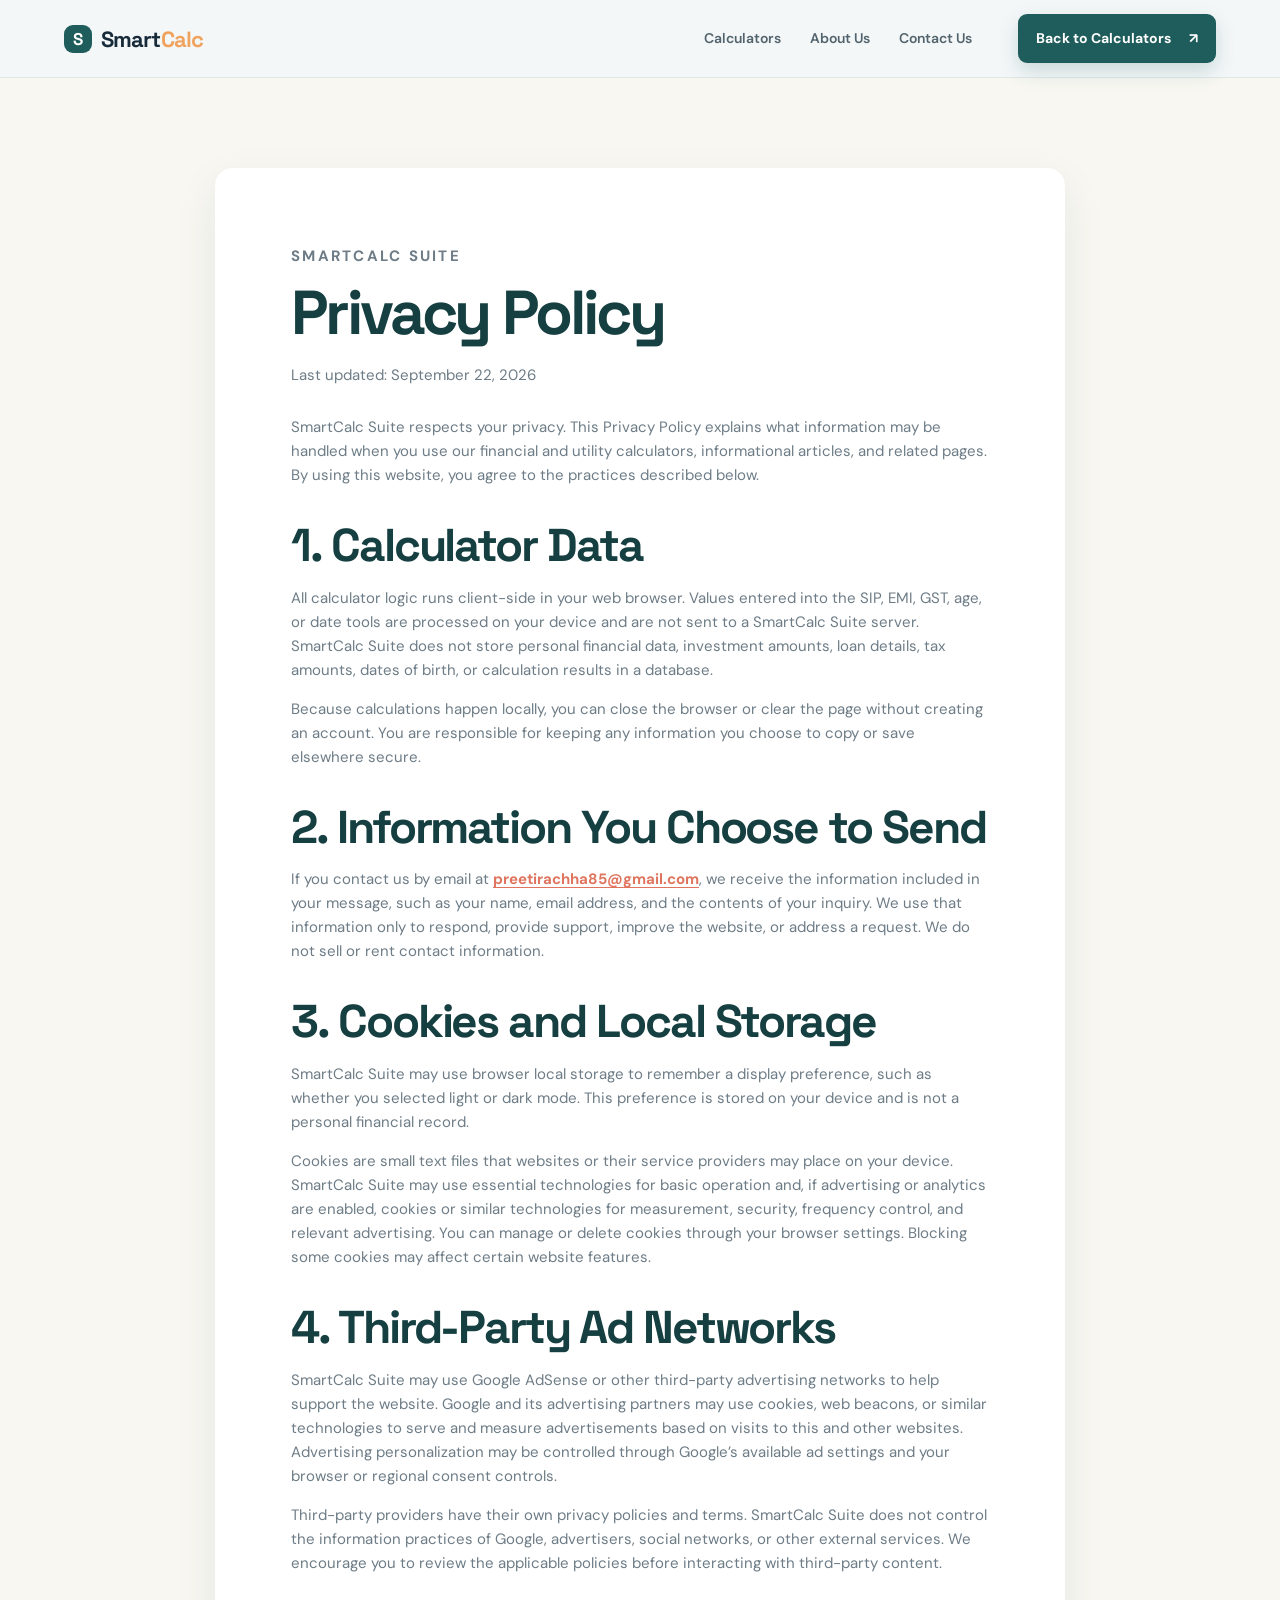
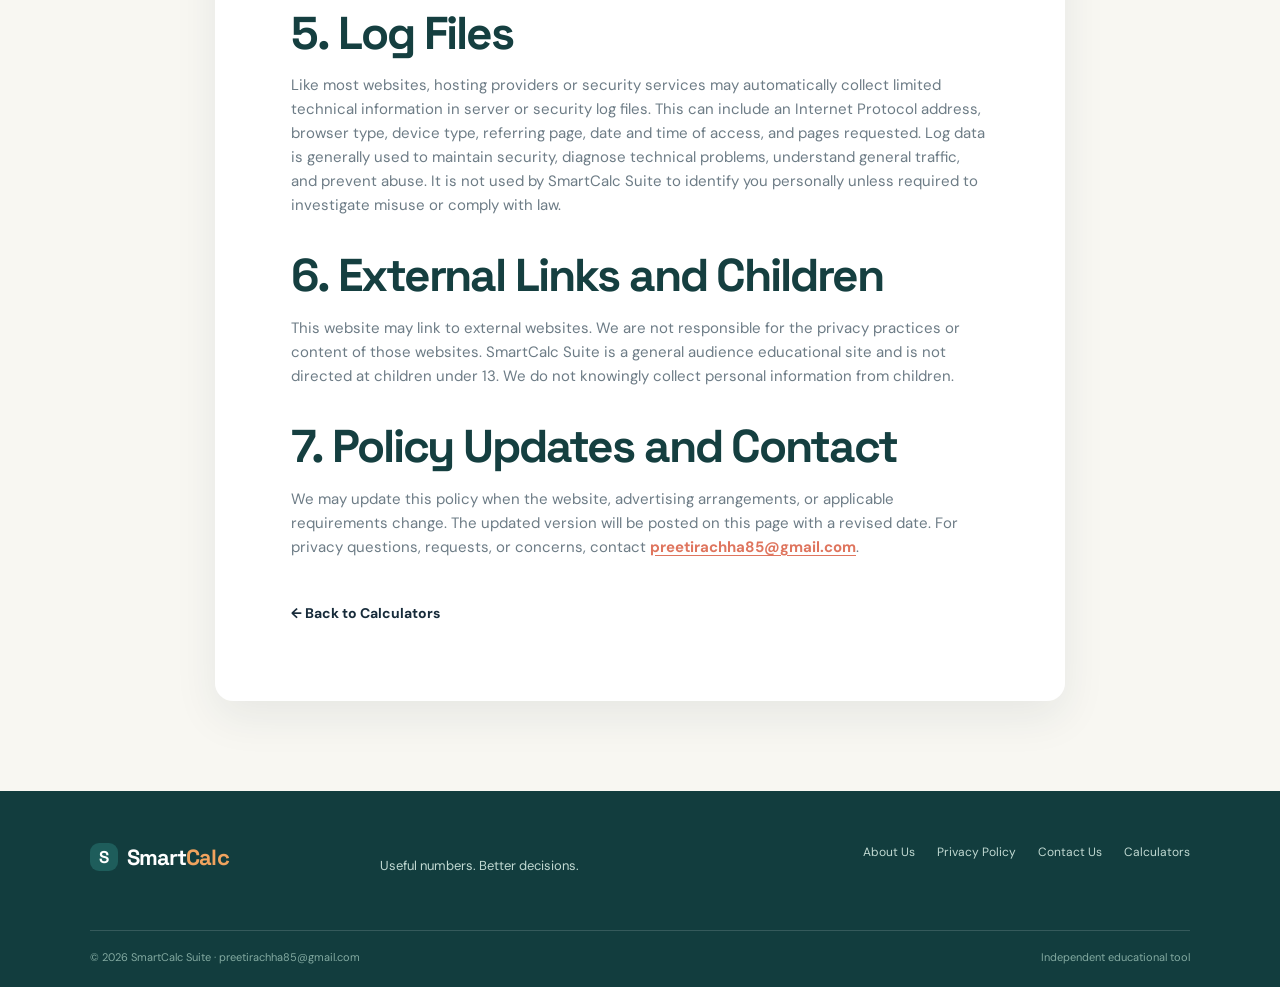
<file: privacy-policy.html>
<!doctype html>
<html lang="en">
<head>
  <meta charset="UTF-8">
  <meta name="viewport" content="width=device-width, initial-scale=1.0">
  <meta name="description" content="SmartCalc Suite Privacy Policy covering calculator data, cookies, Google AdSense, and log files.">
  <title>Privacy Policy | SmartCalc Suite</title>
  <link rel="preconnect" href="https://fonts.googleapis.com">
  <link rel="preconnect" href="https://fonts.gstatic.com" crossorigin>
  <link href="https://fonts.googleapis.com/css2?family=DM+Sans:wght@400;500;600;700&family=Space+Grotesk:wght@500;600;700&display=swap" rel="stylesheet">
  <link rel="stylesheet" href="styles.css">
</head>
<body>
  <div class="page-shell">
    <header class="site-header">
      <a class="brand" href="index.html" aria-label="SmartCalc home"><span class="brand-mark">S</span><span>Smart<span class="brand-accent">Calc</span></span></a>
      <nav class="main-nav" aria-label="Main navigation"><a href="index.html">Calculators</a><a href="about.html">About Us</a><a href="contact.html">Contact Us</a></nav>
      <a class="button button-primary" href="index.html">Back to Calculators <span>↗</span></a>
    </header>
    <main class="legal-section section-pad">
      <article class="standalone-page">
        <p class="eyebrow">SmartCalc Suite</p>
        <h1>Privacy Policy</h1>
        <p class="page-lede">Last updated: September 22, 2026</p>
        <p>SmartCalc Suite respects your privacy. This Privacy Policy explains what information may be handled when you use our financial and utility calculators, informational articles, and related pages. By using this website, you agree to the practices described below.</p>
        <h2>1. Calculator Data</h2>
        <p>All calculator logic runs client-side in your web browser. Values entered into the SIP, EMI, GST, age, or date tools are processed on your device and are not sent to a SmartCalc Suite server. SmartCalc Suite does not store personal financial data, investment amounts, loan details, tax amounts, dates of birth, or calculation results in a database.</p>
        <p>Because calculations happen locally, you can close the browser or clear the page without creating an account. You are responsible for keeping any information you choose to copy or save elsewhere secure.</p>
        <h2>2. Information You Choose to Send</h2>
        <p>If you contact us by email at <a class="inline-link" href="mailto:preetirachha85@gmail.com">preetirachha85@gmail.com</a>, we receive the information included in your message, such as your name, email address, and the contents of your inquiry. We use that information only to respond, provide support, improve the website, or address a request. We do not sell or rent contact information.</p>
        <h2>3. Cookies and Local Storage</h2>
        <p>SmartCalc Suite may use browser local storage to remember a display preference, such as whether you selected light or dark mode. This preference is stored on your device and is not a personal financial record.</p>
        <p>Cookies are small text files that websites or their service providers may place on your device. SmartCalc Suite may use essential technologies for basic operation and, if advertising or analytics are enabled, cookies or similar technologies for measurement, security, frequency control, and relevant advertising. You can manage or delete cookies through your browser settings. Blocking some cookies may affect certain website features.</p>
        <h2>4. Third-Party Ad Networks</h2>
        <p>SmartCalc Suite may use Google AdSense or other third-party advertising networks to help support the website. Google and its advertising partners may use cookies, web beacons, or similar technologies to serve and measure advertisements based on visits to this and other websites. Advertising personalization may be controlled through Google’s available ad settings and your browser or regional consent controls.</p>
        <p>Third-party providers have their own privacy policies and terms. SmartCalc Suite does not control the information practices of Google, advertisers, social networks, or other external services. We encourage you to review the applicable policies before interacting with third-party content.</p>
        <h2>5. Log Files</h2>
        <p>Like most websites, hosting providers or security services may automatically collect limited technical information in server or security log files. This can include an Internet Protocol address, browser type, device type, referring page, date and time of access, and pages requested. Log data is generally used to maintain security, diagnose technical problems, understand general traffic, and prevent abuse. It is not used by SmartCalc Suite to identify you personally unless required to investigate misuse or comply with law.</p>
        <h2>6. External Links and Children</h2>
        <p>This website may link to external websites. We are not responsible for the privacy practices or content of those websites. SmartCalc Suite is a general audience educational site and is not directed at children under 13. We do not knowingly collect personal information from children.</p>
        <h2>7. Policy Updates and Contact</h2>
        <p>We may update this policy when the website, advertising arrangements, or applicable requirements change. The updated version will be posted on this page with a revised date. For privacy questions, requests, or concerns, contact <a class="inline-link" href="mailto:preetirachha85@gmail.com">preetirachha85@gmail.com</a>.</p>
        <a class="text-link back-link" href="index.html">← Back to Calculators</a>
      </article>
    </main>
    <footer class="site-footer"><div class="footer-top"><a class="brand" href="index.html"><span class="brand-mark">S</span><span>Smart<span class="brand-accent">Calc</span></span></a><p>Useful numbers. Better decisions.</p><div class="footer-nav"><a href="about.html">About Us</a><a href="privacy-policy.html">Privacy Policy</a><a href="contact.html">Contact Us</a><a href="index.html#calculators">Calculators</a></div></div><div class="footer-bottom"><span>© 2026 SmartCalc Suite · preetirachha85@gmail.com</span><span>Independent educational tool</span></div></footer>
  </div>
</body>
</html>
</file>
<file: styles.css>
/* Standalone information pages */
.standalone-page{max-width:850px;margin:0 auto;background:var(--card);padding:clamp(28px,6vw,76px);border-radius:var(--radius);box-shadow:var(--shadow)}
.standalone-page h1,.standalone-hero h1,.contact-page h1{font:700 clamp(38px,6vw,62px) 'Space Grotesk';letter-spacing:-.05em;line-height:1.05;color:var(--teal-deep);margin:0 0 18px}
.standalone-page h2{font-size:25px;color:var(--teal-deep);margin:34px 0 8px}
.standalone-page p,.about-copy p{color:var(--muted);font-size:15px}
.page-lede{color:var(--muted);font-size:17px;max-width:650px;margin:0 0 28px}
.inline-link{color:var(--coral);font-weight:700;text-decoration:underline;text-underline-offset:3px}
.back-link{display:inline-block;margin-top:28px}
.standalone-hero{display:grid;grid-template-columns:1.15fr .85fr;gap:70px;align-items:center;background:linear-gradient(110deg,#eff7f4 0%,#f7f8f6 55%,#f5ede1 100%)}
.about-stamp{width:240px;height:240px;border-radius:50%;background:var(--orange);display:grid;place-items:center;align-content:center;text-align:center;margin:auto;box-shadow:20px 20px 0 var(--mint)}
.about-stamp .brand-mark{width:48px;height:48px;font-size:25px;margin-bottom:10px}.about-stamp strong{font:700 25px 'Space Grotesk';color:var(--teal-deep)}.about-stamp small{display:block;color:var(--teal);font-size:12px;line-height:1.4;margin-top:6px}
.feature-band{background:#fff}.feature-grid{display:grid;grid-template-columns:repeat(3,1fr);gap:18px}.feature-grid article{padding:25px;border-top:3px solid var(--coral);background:var(--paper);border-radius:0 0 14px 14px}.feature-number{font:700 12px 'Space Grotesk';color:var(--coral)}.feature-grid h3{font-size:21px;margin:18px 0 8px;color:var(--teal-deep)}.feature-grid p{color:var(--muted);font-size:14px;margin:0}.about-copy{max-width:720px;margin:auto}.contact-page{background:linear-gradient(110deg,#eff7f4 0%,#f7f8f6 55%,#f5ede1 100%)}.contact-page-grid{display:grid;grid-template-columns:.85fr 1.15fr;gap:80px;align-items:start;max-width:1060px;margin:auto}.support-card{border-left:3px solid var(--orange);padding:4px 0 4px 18px;display:grid;gap:4px;margin-top:32px}.support-card span{font-size:11px;text-transform:uppercase;letter-spacing:.12em;color:var(--coral);font-weight:700;margin-top:13px}.support-card a{color:var(--teal);font-weight:700}.support-card strong{font-size:14px;color:var(--ink)}.form-note{color:var(--muted);font-size:11px}.dark-page-note{color:var(--muted)}
@media(max-width:850px){.standalone-hero,.contact-page-grid{grid-template-columns:1fr;gap:35px}.about-stamp{width:190px;height:190px}.feature-grid{grid-template-columns:1fr 1fr}}
@media(max-width:600px){.site-header .button{padding:10px 11px;font-size:12px}.standalone-page h1,.standalone-hero h1,.contact-page h1{font-size:42px}.feature-grid{grid-template-columns:1fr}.standalone-page{padding:25px 20px}.about-stamp{width:165px;height:165px}.about-stamp strong{font-size:21px}}
@import url('https://fonts.googleapis.com/css2?family=DM+Sans:wght@400;500;600;700&family=Space+Grotesk:wght@500;600;700&display=swap');
:root{--ink:#172b3a;--muted:#6d7c86;--line:#d9e2e5;--paper:#f4f7f8;--card:#fff;--teal:#1e5d5b;--teal-deep:#153f40;--mint:#dceee7;--orange:#f0a35e;--coral:#df755e;--lavender:#e9e5f4;--shadow:0 16px 44px rgba(24,52,63,.08);--radius:18px}*{box-sizing:border-box}html{scroll-behavior:smooth}body{margin:0;background:var(--paper);color:var(--ink);font-family:'DM Sans',sans-serif;line-height:1.6}a{color:inherit;text-decoration:none}button,input,textarea,select{font:inherit}button{cursor:pointer}.page-shell{overflow:hidden}.site-header{height:78px;display:flex;align-items:center;gap:46px;padding:0 max(5vw,24px);background:rgba(244,247,248,.92);border-bottom:1px solid rgba(217,226,229,.75);position:sticky;top:0;z-index:10;backdrop-filter:blur(16px)}.brand{font:700 22px 'Space Grotesk',sans-serif;letter-spacing:-.04em;display:flex;align-items:center;gap:9px;white-space:nowrap}.brand-mark{background:var(--teal);color:#fff;width:28px;height:28px;display:grid;place-items:center;border-radius:9px;font-size:17px}.brand-accent{color:var(--orange)}.main-nav{display:flex;gap:29px;font-size:14px;font-weight:600;color:#51636d;margin-left:auto}.main-nav a:hover,.footer-nav a:hover,.text-link:hover{color:var(--coral)}.header-actions{display:flex;align-items:center;gap:12px;order:3}.search-box{display:flex;align-items:center;background:#e9eff0;border:1px solid transparent;border-radius:99px;padding:0 14px;color:var(--muted);height:38px}.search-box:focus-within{border-color:var(--teal);background:#fff}.search-box input{border:0;outline:0;background:transparent;width:150px;margin-left:7px;font-size:13px;color:var(--ink)}.icon-button,.menu-button{border:0;background:transparent;color:var(--ink);font-size:20px;width:38px;height:38px;border-radius:50%}.icon-button:hover,.menu-button:hover{background:var(--mint)}.menu-button{display:none}.section-pad{padding:90px max(7vw,24px)}.hero{min-height:590px;display:grid;grid-template-columns:1fr .85fr;gap:70px;align-items:center;padding-top:84px;padding-bottom:72px;background:linear-gradient(110deg,#eff7f4 0%,#f7f8f6 55%,#f5ede1 100%)}.eyebrow{margin:0 0 12px;text-transform:uppercase;letter-spacing:.15em;color:var(--coral);font-weight:700;font-size:11px}.eyebrow-dot{width:7px;height:7px;display:inline-block;background:var(--coral);border-radius:50%;margin-right:8px}.hero h1,h2,h3{font-family:'Space Grotesk',sans-serif;letter-spacing:-.045em;line-height:1.08;margin:0}.hero h1{font-size:clamp(43px,5vw,74px);color:var(--teal-deep)}.hero h1 em{color:var(--orange);font-style:normal}.hero-lede{max-width:525px;color:var(--muted);font-size:17px;margin:25px 0 28px}.hero-actions{display:flex;align-items:center;gap:25px}.button{display:inline-flex;align-items:center;justify-content:center;gap:18px;border:0;border-radius:9px;padding:13px 18px;font-weight:700;font-size:14px}.button-primary{background:var(--teal);color:#fff;box-shadow:0 8px 20px rgba(30,93,91,.2)}.button-primary:hover{background:var(--teal-deep);transform:translateY(-1px)}.text-link{font-weight:700;font-size:14px}.text-link span{color:var(--coral);font-size:20px;margin-left:6px}.trust-row{display:flex;align-items:center;gap:12px;margin-top:39px;color:var(--muted);font-size:12px;line-height:1.45}.trust-row strong{color:var(--ink)}.avatar-stack{display:flex}.avatar-stack span{width:29px;height:29px;border-radius:50%;display:grid;place-items:center;border:2px solid #eff7f4;background:var(--teal);color:#fff;font-size:9px;font-weight:700;margin-right:-7px}.avatar-stack span:nth-child(2){background:var(--orange)}.avatar-stack span:nth-child(3){background:var(--coral)}.hero-art{min-height:395px;position:relative;background:#dcebe3;border-radius:28px;overflow:hidden;box-shadow:var(--shadow)}.art-glow{position:absolute;width:330px;height:330px;border-radius:50%;background:rgba(255,255,255,.55);top:35px;left:55px}.art-grid{position:absolute;inset:0;background:linear-gradient(rgba(30,93,91,.08) 1px,transparent 1px),linear-gradient(90deg,rgba(30,93,91,.08) 1px,transparent 1px);background-size:42px 42px;mask-image:linear-gradient(135deg,black,transparent 75%)}.growth-card{position:absolute;top:48px;left:48px;background:#fff;padding:17px 20px;border-radius:12px;box-shadow:0 12px 26px rgba(30,93,91,.12);display:grid;gap:2px;min-width:180px}.mini-label,.growth-card small{font-size:11px;color:var(--muted)}.growth-card strong{font:700 21px 'Space Grotesk';color:var(--teal)}.positive{color:#4a9b72;font-size:11px;font-weight:700}.growth-line{position:absolute;bottom:42px;left:16px;width:calc(100% - 30px);color:var(--teal)}.art-note{position:absolute;background:#fff;border-radius:10px;padding:10px 14px;box-shadow:0 10px 22px rgba(30,93,91,.1);font-size:17px;color:var(--orange);display:grid;grid-template-columns:20px 1fr;column-gap:6px;line-height:1.1}.art-note strong,.art-note small{grid-column:2}.art-note strong{font-size:12px;color:var(--ink)}.art-note small{font-size:10px;color:var(--muted)}.note-one{right:35px;top:144px}.note-two{left:34px;bottom:29px;color:var(--coral)}.stats-strip{background:var(--teal);color:#fff;display:grid;grid-template-columns:repeat(4,1fr);padding:24px max(7vw,24px);gap:20px}.stats-strip div{display:flex;align-items:center;gap:13px;border-right:1px solid rgba(255,255,255,.18)}.stats-strip div:last-child{border:0}.stats-strip strong{font:700 25px 'Space Grotesk';color:var(--orange)}.stats-strip span{font-size:12px;color:#c2d8d2}.section-heading{display:flex;justify-content:space-between;align-items:end;margin-bottom:35px}.section-heading h2,.calc-header h2,.legal-section h2,.contact-section h2{font-size:clamp(31px,4vw,46px);color:var(--teal-deep)}.section-intro{max-width:230px;color:var(--muted);font-size:14px;margin:0}.calculator-grid{display:grid;grid-template-columns:repeat(4,1fr);gap:14px}.calc-tile{background:var(--card);padding:25px 20px 20px;border-radius:var(--radius);min-height:213px;display:flex;flex-direction:column;transition:.25s;box-shadow:0 3px 0 rgba(23,43,58,.03)}.calc-tile:hover{transform:translateY(-5px);box-shadow:var(--shadow)}.calc-tile.featured{background:var(--teal);color:#fff}.tile-icon{width:41px;height:41px;border-radius:12px;display:grid;place-items:center;background:var(--mint);color:var(--teal);font-size:22px;margin-bottom:26px}.tile-icon.blue{background:#dce9f4;color:#477495}.tile-icon.coral{background:#fae5df;color:var(--coral)}.tile-icon.purple{background:var(--lavender);color:#746c9b}.tile-kicker{font-size:10px;text-transform:uppercase;letter-spacing:.13em;color:var(--coral);font-weight:700}.featured .tile-kicker{color:var(--orange)}.tile-body{display:grid;gap:6px}.tile-body strong{font:600 18px 'Space Grotesk'}.tile-body small{color:var(--muted);font-size:12px;line-height:1.45}.featured small{color:#c4d8d1}.tile-arrow{margin-top:auto;align-self:end;font-size:21px;color:var(--coral)}.featured .tile-arrow{color:var(--orange)}.calculator-section{border-top:1px solid var(--line);background:#fbfcfb}.calculator-section.alt{background:#edf4f3}.calc-header{display:flex;justify-content:space-between;align-items:end;margin-bottom:35px}.calc-header>div p:not(.eyebrow){color:var(--muted);margin:10px 0 0}.calc-badge{padding:8px 13px;background:var(--mint);border-radius:99px;color:var(--teal);font-size:11px;font-weight:700}.blue-badge{background:#dce9f4;color:#477495}.coral-badge{background:#fae5df;color:var(--coral)}.purple-badge{background:var(--lavender);color:#746c9b}.tool-layout{display:grid;grid-template-columns:.82fr 1.18fr;gap:20px;align-items:stretch}.input-panel,.result-panel,.gst-tool,.date-tool{background:#fff;border-radius:var(--radius);padding:28px;box-shadow:var(--shadow)}.field-row{margin-bottom:26px}.field-row label{display:flex;justify-content:space-between;font-size:13px;font-weight:700;margin-bottom:12px}.field-row output{color:var(--teal);font-weight:700}.field-row input[type=range]{width:100%;accent-color:var(--coral)}.quick-chips{display:flex;gap:8px;flex-wrap:wrap}.quick-chips button{border:1px solid var(--line);background:transparent;border-radius:99px;padding:7px 12px;color:var(--muted);font-size:12px}.quick-chips button:hover{border-color:var(--coral);color:var(--coral)}.result-panel{background:var(--teal);color:#fff;position:relative;overflow:hidden}.result-panel:after{content:'';position:absolute;width:220px;height:220px;border:1px solid rgba(255,255,255,.13);border-radius:50%;right:-80px;top:-50px}.result-top{display:flex;justify-content:space-between;color:#c1d9d2;font-size:12px;position:relative;z-index:1}.reset-button{background:transparent;border:0;color:#fff;font-size:12px;text-decoration:underline}.big-result{display:block;font:700 clamp(33px,5vw,52px) 'Space Grotesk';letter-spacing:-.04em;margin:19px 0 25px;color:var(--orange);position:relative;z-index:1}.result-breakdown{display:flex;gap:35px;position:relative;z-index:1}.result-breakdown div{display:grid;grid-template-columns:10px 1fr;column-gap:7px}.result-breakdown .dot{grid-row:span 2;margin-top:4px}.dot{width:8px;height:8px;border-radius:50%;display:inline-block}.invested{background:#bcded1}.returns{background:var(--orange)}.coral-dot{background:var(--coral)}.result-breakdown small{font-size:10px;color:#bed2cd}.result-breakdown strong{font-size:14px}.chart-wrap{margin-top:24px;position:relative;z-index:1}.chart-wrap canvas{display:block;width:100%;height:145px}.bar-chart{height:145px;margin-top:27px;display:flex;align-items:end;gap:35px;padding:0 25px;border-bottom:1px solid rgba(255,255,255,.3);position:relative}.bar-chart span{width:65px;background:var(--orange);border-radius:7px 7px 0 0;display:block}.bar-chart span:first-child{height:70%;background:#bcded1}.bar-chart span:last-child{height:46%;background:var(--coral)}.bar-labels{display:flex;gap:35px;padding:8px 25px;color:#c1d9d2;font-size:10px}.info-article{display:grid;grid-template-columns:1.35fr .65fr;gap:80px;margin-top:75px;max-width:1040px}.article-copy h3{font-size:29px;color:var(--teal-deep);margin:5px 0 21px}.article-copy h4{font-family:'Space Grotesk';margin-top:28px}.article-copy p,.article-copy li,.faq p{font-size:14px;color:var(--muted)}.article-copy strong{color:var(--teal)}.article-copy ul{padding-left:19px}.article-copy li{margin:7px 0}.faq{padding-top:2px}.faq details{border-top:1px solid var(--line);padding:17px 0}.faq details:last-child{border-bottom:1px solid var(--line)}.faq summary{list-style:none;cursor:pointer;font:600 14px 'Space Grotesk';display:flex;justify-content:space-between;gap:10px}.faq summary::-webkit-details-marker{display:none}.faq summary span{color:var(--coral);font-size:20px;line-height:15px}.faq details[open] summary span{transform:rotate(45deg)}.faq p{margin:13px 0 0;font-size:13px}.gst-tool,.date-tool{display:grid;grid-template-columns:1fr .8fr;gap:30px;background:var(--teal);color:#fff}.gst-controls{display:grid;grid-template-columns:1.1fr .9fr;gap:20px;align-content:center}.segmented{grid-column:1/-1;background:#104445;padding:5px;border-radius:10px;display:flex}.segmented button{flex:1;border:0;border-radius:7px;background:transparent;color:#c1d9d2;padding:10px;font-size:12px;font-weight:700}.segmented button.active{background:#fff;color:var(--teal)}.simple-field{font-size:12px;color:var(--muted);display:grid;gap:8px;font-weight:700}.gst-tool .simple-field,.date-tool .simple-field{color:#c1d9d2}.simple-field input,.simple-field select{width:100%;background:#fff;border:1px solid var(--line);border-radius:8px;padding:12px;color:var(--ink);outline-color:var(--coral)}.gst-result,.date-result{background:#104445;border-radius:12px;padding:23px;align-self:stretch}.gst-result>span,.date-result>span{font-size:12px;color:#c1d9d2}.gst-result>strong,.date-result>strong{display:block;color:var(--orange);font:700 34px 'Space Grotesk';margin:8px 0 20px;letter-spacing:-.04em}.gst-lines{display:grid;gap:9px;border-top:1px solid rgba(255,255,255,.18);padding-top:15px;color:#c1d9d2;font-size:12px}.gst-lines span{display:flex;justify-content:space-between}.gst-lines b{color:#fff}.date-tool{grid-template-columns:1fr 1fr 1.1fr}.date-result>strong{font-size:26px}.date-stats{border-top:1px solid rgba(255,255,255,.18);padding-top:15px;display:flex;gap:20px;color:#c1d9d2;font-size:11px}.date-stats b{display:block;color:#fff;font-size:15px}.article-index{background:var(--orange)}.article-index .eyebrow{color:var(--teal)}.read-grid{display:grid;grid-template-columns:repeat(3,1fr);gap:15px}.read-grid a{background:rgba(255,255,255,.5);padding:24px;border-radius:var(--radius);display:grid;gap:10px;transition:.2s}.read-grid a:hover{background:#fff;transform:translateY(-3px)}.read-number{font:600 13px 'Space Grotesk';color:var(--teal)}.read-grid strong{font:600 20px 'Space Grotesk';color:var(--teal-deep);line-height:1.2}.read-grid small{color:#66736d;font-size:11px}.legal-section{background:#f8f7f2}.legal-grid{display:grid;grid-template-columns:1fr 1fr;gap:100px}.legal-grid>div>p:not(.eyebrow),.contact-wrap>div>p:not(.eyebrow),.legal-page-grid p{color:var(--muted);font-size:15px}.principles{display:grid;gap:14px}.principles div{display:grid;grid-template-columns:35px 1fr;gap:5px 15px;border-bottom:1px solid var(--line);padding-bottom:15px}.principles span{font:700 12px 'Space Grotesk';color:var(--coral)}.principles strong{font:600 17px 'Space Grotesk'}.principles p{grid-column:2;margin:0;color:var(--muted);font-size:13px}.contact-section{background:var(--teal);color:#fff}.contact-wrap{display:grid;grid-template-columns:.9fr 1.1fr;gap:100px}.contact-wrap h2{color:#fff}.contact-wrap>div>p:not(.eyebrow){color:#c1d9d2;max-width:360px}.contact-details{display:grid;gap:8px;color:var(--orange);font-size:13px;margin-top:33px}.contact-form{background:#fff;padding:28px;border-radius:var(--radius);display:grid;gap:17px}.contact-form label{color:var(--muted);font-size:12px;font-weight:700;display:grid;gap:7px}.contact-form input,.contact-form textarea{border:1px solid var(--line);border-radius:8px;padding:11px 12px;resize:vertical;outline-color:var(--coral);font-size:13px}.contact-form .button{justify-self:start}.form-status{color:var(--teal);font-size:12px;margin:0}.legal-pages{background:#eef3f2}.legal-page-grid{display:grid;grid-template-columns:repeat(3,1fr);gap:45px}.legal-page-grid h2{font:600 23px 'Space Grotesk';margin-bottom:12px}.site-footer{background:#123d3e;color:#c1d9d2;padding:52px max(7vw,24px) 20px}.footer-top{display:grid;grid-template-columns:1fr 1fr 2fr;gap:30px;align-items:start;padding-bottom:40px;border-bottom:1px solid rgba(255,255,255,.15)}.site-footer .brand{color:#fff}.site-footer>div>p{font-size:13px}.footer-nav{display:flex;justify-content:flex-end;flex-wrap:wrap;gap:12px 22px;font-size:12px}.footer-bottom{display:flex;justify-content:space-between;padding-top:18px;font-size:11px;color:#83aaa1}@media(max-width:850px){.site-header{gap:15px}.main-nav{gap:13px}.hero{grid-template-columns:1fr;gap:30px}.hero-art{min-height:340px}.calculator-grid{grid-template-columns:repeat(2,1fr)}.tool-layout,.info-article{grid-template-columns:1fr}.info-article{gap:35px}.gst-tool,.date-tool{grid-template-columns:1fr}.date-tool{gap:20px}.legal-grid,.contact-wrap{grid-template-columns:1fr;gap:40px}.legal-page-grid{grid-template-columns:1fr 1fr}.footer-top{grid-template-columns:1fr 2fr}.footer-top>.brand{grid-column:1}.footer-top>p{grid-column:2;grid-row:1}.footer-nav{grid-column:1/-1;justify-content:flex-start}}@media(max-width:600px){.site-header{height:66px;flex-wrap:wrap;padding:0 18px}.main-nav{display:none;position:absolute;left:0;right:0;top:65px;background:#fff;padding:18px 24px;box-shadow:var(--shadow);flex-direction:column;gap:15px}.main-nav.open{display:flex}.menu-button{display:block}.search-box input{width:100px}.header-actions{margin-left:auto}.section-pad{padding:62px 18px}.hero{padding-top:62px}.hero h1{font-size:45px}.hero-lede{font-size:15px}.hero-art{min-height:300px}.growth-card{top:25px;left:25px}.note-one{right:20px;top:125px}.note-two{left:20px}.stats-strip{grid-template-columns:1fr 1fr;padding:22px 18px;gap:18px}.stats-strip div:nth-child(2){border:0}.stats-strip strong{font-size:20px}.stats-strip span{font-size:11px}.section-heading,.calc-header{display:block}.section-intro{margin-top:15px}.calc-badge{display:inline-block;margin-top:18px}.calculator-grid{grid-template-columns:1fr}.calc-tile{min-height:180px}.tool-layout{gap:14px}.input-panel,.result-panel,.gst-tool,.date-tool{padding:20px}.result-breakdown{gap:19px}.big-result{font-size:39px}.info-article{margin-top:50px}.article-copy h3{font-size:25px}.gst-controls{grid-template-columns:1fr}.date-stats{gap:12px}.read-grid{grid-template-columns:1fr}.legal-page-grid{grid-template-columns:1fr}.footer-top{grid-template-columns:1fr;gap:14px}.footer-top>p{grid-column:1;grid-row:auto}.footer-nav{grid-column:1}.footer-bottom{display:grid;gap:8px}}
@media(prefers-reduced-motion:no-preference){.hero-copy{animation:rise .65s ease both}.hero-art{animation:rise .65s .1s ease both}@keyframes rise{from{opacity:0;transform:translateY(12px)}to{opacity:1;transform:none}}}
body.dark{--ink:#e5efed;--muted:#9cb0ae;--line:#324e50;--paper:#102a2b;--card:#173637;--teal:#2f8780;--teal-deep:#dceee7;--mint:#244846;--shadow:0 16px 44px rgba(0,0,0,.18)}body.dark .site-header{background:rgba(16,42,43,.93)}body.dark .hero{background:linear-gradient(110deg,#173b3a,#193231 55%,#403a2f)}body.dark .search-box{background:#173637}body.dark .search-box input{color:var(--ink)}body.dark .growth-card,body.dark .input-panel,body.dark .result-panel,body.dark .gst-tool,body.dark .date-tool,body.dark .contact-form,body.dark .read-grid a{background:#173637}body.dark .article-index{background:#b77a42}body.dark .calculator-section{background:#132f30}body.dark .calculator-section.alt,body.dark .legal-pages,body.dark .legal-section{background:#153536}body.dark .read-grid a{background:rgba(255,255,255,.1)}body.dark .main-nav{background:#173637}body.dark .simple-field input,body.dark .simple-field select{background:#fff;color:#173637}
</file>
